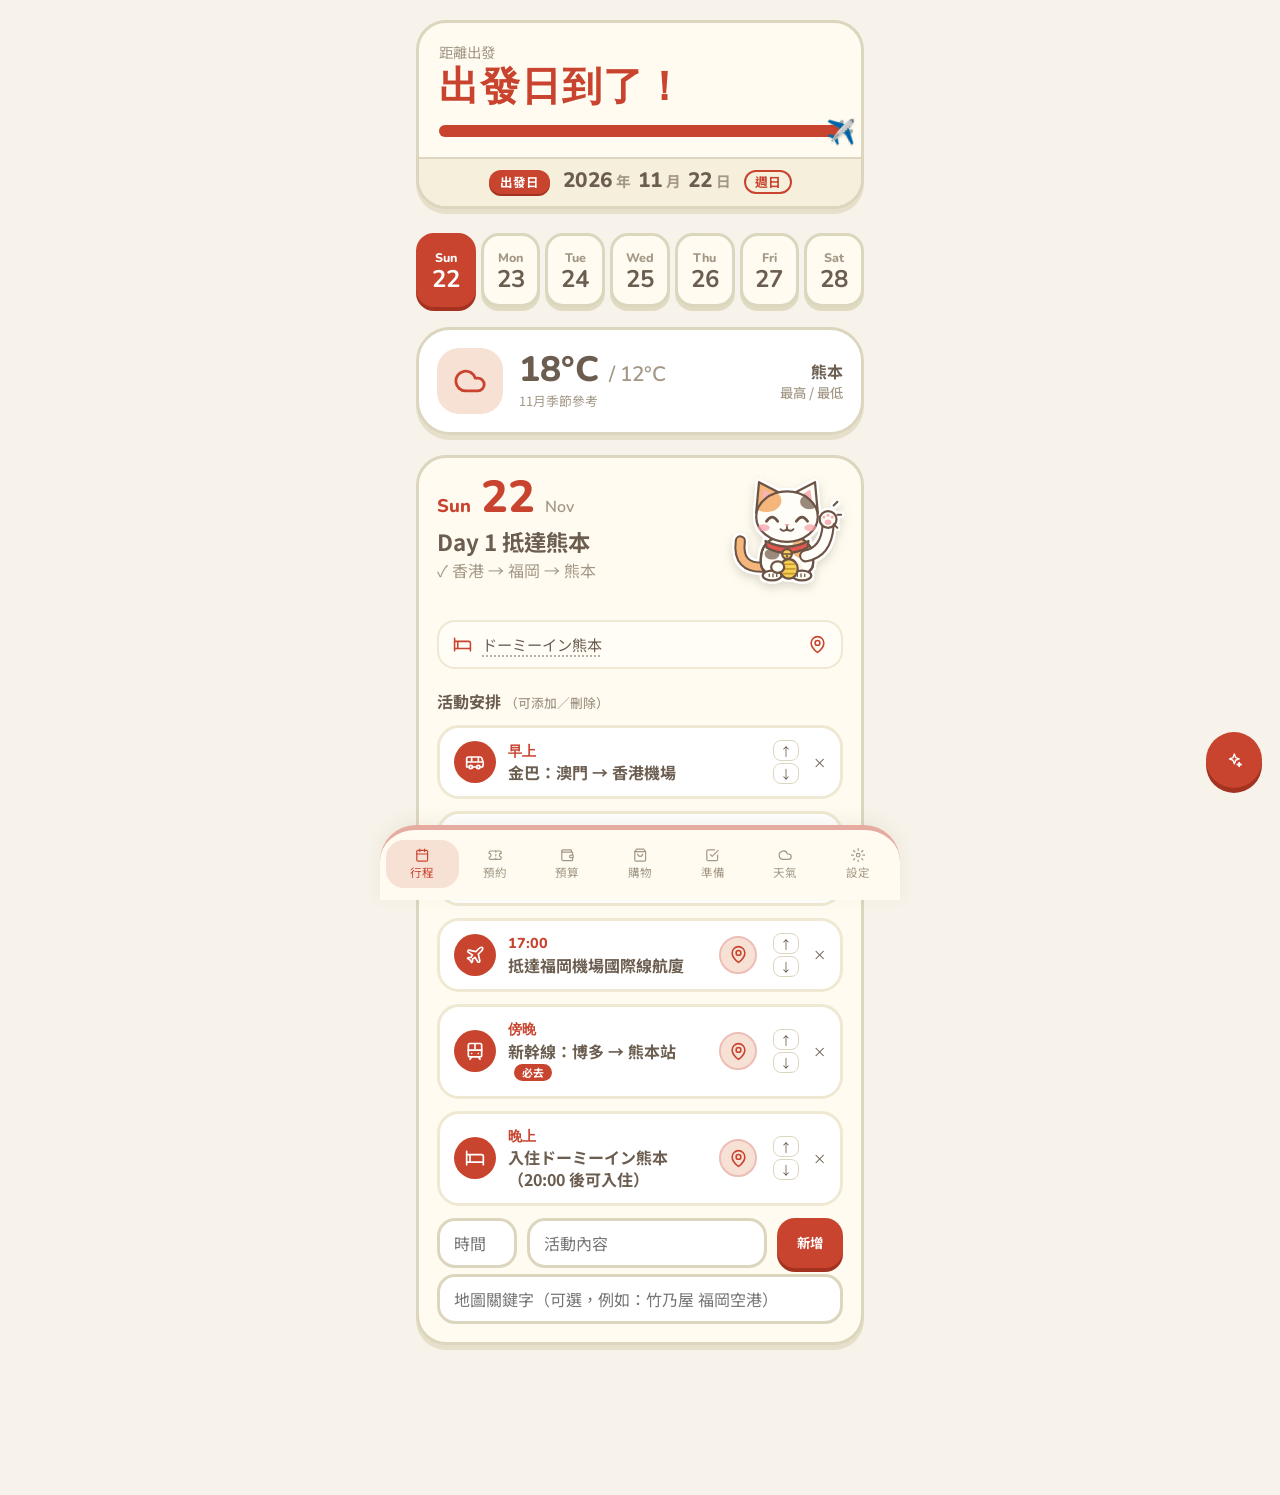
<file: index-v1-backup.html>
<!DOCTYPE html>
<html lang="zh-Hant">
<head>
<meta charset="UTF-8">
<meta name="viewport" content="width=device-width, initial-scale=1.0, viewport-fit=cover">
<title>九州小旅｜11/22–11/28</title>
<link rel="preconnect" href="https://fonts.googleapis.com">
<link rel="preconnect" href="https://fonts.gstatic.com" crossorigin>
<link href="https://fonts.googleapis.com/css2?family=Nunito:wght@600;800&family=Noto+Sans+TC:wght@400;500;700&display=swap" rel="stylesheet">
<style>
:root {
  --bg: #F7F3EA;
  --card: #FFFBF0;
  --line: #DDD6BF;
  --ink: #6B5D4F;
  --soft: #A39886;
  --pri: #E89F9F;
  --pri-d: #CE8080;
  --tint: #FBEBE5;
  --r: 30px;
}
* { box-sizing: border-box; margin: 0; padding: 0; -webkit-tap-highlight-color: transparent; }
html { font-size: 16px; }
body {
  font-family: 'Noto Sans TC', 'Nunito', sans-serif;
  background: var(--bg);
  color: var(--ink);
  line-height: 1.5;
  min-height: 100vh;
}
button { font-family: inherit; color: inherit; cursor: pointer; border: none; background: none; }
svg.ic { width: 1.25em; height: 1.25em; fill: none; stroke: currentColor; stroke-width: 2; stroke-linecap: round; stroke-linejoin: round; flex: none; }

main { max-width: 480px; margin: 0 auto; padding: 20px 16px 130px; }
.view { display: none; }
.view.active { display: block; animation: pop .35s ease; }
@keyframes pop { from { opacity: 0; transform: translateY(8px); } to { opacity: 1; transform: none; } }

h1.page { font-size: 1.7rem; font-weight: 700; }
.page-sub { color: var(--soft); font-size: .92rem; margin-bottom: 18px; }
.page-head { position: relative; margin-bottom: 8px; }
.page-head .sticker { position: absolute; right: 0; top: -6px; }

/* cards: thick beige border + offset shadow, like the reference */
.card {
  background: var(--card);
  border: 3px solid var(--line);
  border-radius: var(--r);
  box-shadow: 0 5px 0 #E6E0CB;
  padding: 18px;
  margin-bottom: 20px;
  position: relative;
}

/* countdown */
.count { padding: 0; overflow: hidden; }
.count-top { padding: 18px 20px 20px; }
.count-label { font-size: .9rem; color: var(--soft); }
.count-time { font-family: 'Nunito', sans-serif; font-weight: 800; font-size: 2.5rem; color: var(--pri); line-height: 1.2; letter-spacing: 1px; }
.count-time .u { font-size: 1.15rem; font-weight: 700; color: var(--ink); margin: 0 6px 0 3px; letter-spacing: 0; }
.count-time .c { font-weight: 700; opacity: .6; }
.track { height: 12px; background: #E8E3CF; border-radius: 99px; margin-top: 14px; position: relative; }
.bar { height: 100%; width: 0; background: var(--pri); border-radius: 99px; transition: width .6s ease; }
.plane { position: absolute; top: -13px; transform: translateX(-50%); font-size: 1.5rem; transition: left .6s ease; filter: drop-shadow(0 2px 0 rgba(0,0,0,.08)); }
.count-foot { display: flex; align-items: baseline; justify-content: center; gap: 3px; padding: 11px 10px 12px; background: #F6EFDC; border-top: 2px solid var(--line); }
.count-foot b { font-family: 'Nunito', sans-serif; font-weight: 800; font-size: 1.3rem; color: var(--ink); letter-spacing: .5px; line-height: 1; }
.count-foot i { font-style: normal; font-weight: 700; font-size: .92rem; color: var(--soft); margin-right: 4px; }
.count-foot .ft-lab { align-self: center; background: var(--pri); color: #fff; font-weight: 700; font-size: .78rem; padding: 3px 11px; border-radius: 99px; margin-right: 10px; letter-spacing: 1px; box-shadow: 0 2px 0 var(--pri-d); }
.count-foot .ft-dow { align-self: center; font-weight: 700; font-size: .8rem; color: var(--pri); border: 2px solid var(--pri); padding: 0 9px; border-radius: 99px; margin-left: 6px; }

/* day chips */
.chips { display: flex; gap: 5px; overflow-x: auto; padding: 4px 4px 14px; margin: 0 -4px 6px; scrollbar-width: none; }
.chips::-webkit-scrollbar { display: none; }
.chip {
  flex: 1 1 0; min-width: 0; height: 74px; border-radius: 18px;
  border: 3px solid var(--line); background: var(--card);
  box-shadow: 0 4px 0 #E1DAC2;
  font-family: 'Nunito', sans-serif; display: flex; flex-direction: column; align-items: center; justify-content: center;
  color: var(--soft); font-weight: 800; transition: transform .15s;
}
.chip small { font-size: .78rem; font-weight: 800; }
.chip b { font-size: 1.5rem; line-height: 1.1; color: var(--ink); }
.chip.active { background: var(--pri); border-color: var(--pri); box-shadow: 0 4px 0 var(--pri-d); color: #fff; }
.chip.active b { color: #fff; }
.chip:active { transform: translateY(3px); box-shadow: 0 1px 0 var(--pri-d); }

/* weather */
.weather { display: flex; align-items: center; gap: 16px; border-radius: 34px; background: #fff; }
.w-ic { width: 66px; height: 66px; border-radius: 22px; background: var(--tint); color: var(--pri); display: grid; place-items: center; flex: none; }
.w-ic svg { width: 34px; height: 34px; }
.w-temp { font-family: 'Nunito', sans-serif; font-weight: 800; font-size: 2.2rem; line-height: 1; }
.w-temp i { font-style: normal; font-size: 1.3rem; color: var(--soft); font-weight: 600; }
.w-note { font-size: .8rem; color: var(--soft); margin-top: 4px; }
.w-right { margin-left: auto; text-align: right; font-weight: 700; }
.w-right small { display: block; color: var(--soft); font-weight: 500; }

/* day card */
.day-head { display: flex; justify-content: space-between; gap: 6px; min-height: 130px; }
.day-date { display: flex; align-items: baseline; gap: 10px; color: var(--pri); font-family: 'Nunito', sans-serif; font-weight: 800; }
.day-date .dow { font-size: 1.15rem; }
.day-date .num { font-size: 2.8rem; line-height: 1; }
.day-date .mon { font-size: 1rem; color: var(--soft); font-weight: 600; }
.day-title { font-size: 1.4rem; font-weight: 700; margin-top: 6px; line-height: 1.3; text-wrap: balance; }
.day-head > div:first-child { min-width: 0; flex: 1; }
.day-route { color: var(--soft); margin-top: 2px; }
.hotel {
  display: flex; align-items: center; gap: 10px; margin: 14px 0 20px;
  padding: 11px 14px; border-radius: 18px; border: 2px solid #EFE8D2; background: #FFFDF6;
  font-size: .95rem;
}
.hotel svg { color: var(--pri); }
.hotel span { text-decoration: underline dotted var(--soft); text-underline-offset: 4px; }
.sec-title { font-weight: 700; color: var(--ink); margin-bottom: 12px; }

.act {
  display: flex; align-items: center; gap: 12px;
  background: #fff; border: 3px solid #EFE8D2; border-radius: 22px;
  padding: 12px 14px; margin-bottom: 12px;
}
.act .dot { width: 42px; height: 42px; border-radius: 50%; background: var(--pri); color: #fff; display: grid; place-items: center; flex: none; }
.act .dot svg { width: 20px; height: 20px; }
.act .tm { font-family: 'Nunito', sans-serif; font-weight: 800; font-size: .9rem; color: var(--pri); }
.act .tx { font-weight: 700; line-height: 1.35; }
.must { display: inline-block; background: var(--pri); color: #fff; font-size: .68rem; padding: 1px 8px; border-radius: 99px; margin-left: 6px; vertical-align: 2px; font-weight: 700; }
.opt { display: inline-block; font-size: .72rem; padding: 1px 9px; border-radius: 99px; border: 2px solid var(--pri); color: var(--pri); font-weight: 700; }
.act.b .dot { background: #8FBFA6; }

/* boarding pass */
.pass { padding: 0; overflow: hidden; border-radius: 34px; }
.pass-top { background: var(--pri); color: #fff; padding: 18px 22px 20px; }
.pass-top .lbl { font-size: .78rem; letter-spacing: 2px; opacity: .85; font-family: 'Nunito', sans-serif; font-weight: 600; }
.pass-top .rt { font-size: 1.15rem; font-weight: 700; margin-bottom: 14px; }
.pass-main { display: flex; align-items: center; justify-content: space-between; }
.pass-main .code { font-family: 'Nunito', sans-serif; font-weight: 800; font-size: 2.4rem; line-height: 1; }
.pass-main small { display: block; font-size: .82rem; opacity: .85; margin-top: 6px; }
.pass-main .tm { font-weight: 700; font-size: 1.15rem; }
.pass-main .mid { opacity: .9; }
.pass-main .mid svg { width: 34px; height: 34px; transform: rotate(45deg); }
.pass-foot { display: flex; justify-content: space-between; padding: 14px 22px 16px; font-size: .85rem; color: var(--soft); }
.pass-foot b { display: block; font-size: 1.05rem; color: var(--ink); font-family: 'Nunito', sans-serif; }
.pass-note { padding: 0 22px 14px; font-size: .82rem; color: var(--soft); }

.stay-name { font-weight: 700; font-size: 1.05rem; padding-right: 8px; }
.stay-date { color: var(--pri); font-weight: 700; margin-top: 6px; font-size: .95rem; }
.stay-meta { color: var(--soft); font-size: .88rem; margin-top: 4px; }
.pill-count { display: inline-block; background: #F7EBC6; border: 2px solid #F0DFA6; border-radius: 99px; padding: 0 12px; font-size: .9rem; margin-left: 8px; font-weight: 700; }
.sec-h { display: flex; align-items: center; gap: 8px; font-weight: 700; color: var(--soft); margin: 4px 2px 14px; font-size: 1.05rem; }
.sec-h svg { color: var(--pri); }

/* todo */
.todo { display: flex; align-items: center; gap: 12px; padding: 12px 2px; border-bottom: 2px dashed #E6DFC8; }
.todo:last-of-type { border-bottom: none; }
.todo input { appearance: none; width: 26px; height: 26px; border-radius: 9px; border: 3px solid var(--line); background: #fff; flex: none; display: grid; place-items: center; cursor: pointer; }
.todo input:checked { background: var(--pri); border-color: var(--pri); }
.todo input:checked::after { content: '✓'; color: #fff; font-weight: 800; font-size: .9rem; }
.todo label { flex: 1; }
.todo.done label { text-decoration: line-through; opacity: .5; }
.todo .del { color: var(--soft); opacity: .7; padding: 4px 8px; font-size: 1.1rem; }
.add-row { display: flex; gap: 10px; margin-top: 14px; }
.add-row input { flex: 1; min-width: 0; border: 3px solid var(--line); background: #fff; border-radius: 18px; padding: 10px 14px; font: inherit; color: var(--ink); outline: none; }
.add-row input:focus { border-color: var(--pri); }
.btn { background: var(--pri); color: #fff; font-weight: 700; padding: 10px 20px; border-radius: 18px; box-shadow: 0 4px 0 var(--pri-d); }
.btn:active { transform: translateY(3px); box-shadow: 0 1px 0 var(--pri-d); }

/* weather grid */
.wgrid { display: grid; gap: 16px; grid-template-columns: 1fr 1fr; }
.wgrid .card { margin: 0; padding: 16px; box-shadow: 0 4px 0 #E6E0CB; }
.wgrid h3 { font-size: 1.1rem; }
.wgrid .d { color: var(--pri); font-weight: 700; font-size: .85rem; font-family: 'Nunito', sans-serif; }
.wgrid .t { font-family: 'Nunito', sans-serif; font-weight: 800; font-size: 1.6rem; margin: 8px 0 2px; }
.wgrid p { font-size: .82rem; color: var(--soft); }
.hint { text-align: center; color: var(--soft); font-size: .85rem; margin-top: 22px; }

/* settings */
.set-h { display: flex; align-items: center; gap: 12px; margin-bottom: 14px; }
.set-h .ci { width: 46px; height: 46px; border-radius: 50%; background: var(--tint); color: var(--pri); display: grid; place-items: center; }
.set-h b { display: block; font-size: 1.05rem; }
.set-h small { color: var(--soft); }
.swatches { display: flex; gap: 6px; justify-content: space-between; }
.sw { width: 38px; height: 38px; border-radius: 13px; border: 3px solid transparent; flex: none; }
.sw.on { outline: 3px solid var(--ink); outline-offset: 2px; }
input[type=range] { width: 100%; accent-color: var(--pri); }
.toggle { margin-left: auto; width: 54px; height: 30px; border-radius: 99px; background: #DDD; position: relative; transition: .2s; flex: none; }
.toggle::after { content: ''; position: absolute; top: 3px; left: 3px; width: 24px; height: 24px; border-radius: 50%; background: #fff; box-shadow: 0 1px 3px rgba(0,0,0,.2); transition: .2s; }
.toggle.on { background: var(--pri); }
.toggle.on::after { left: 27px; }

/* stickers: white outline like die-cut stickers */
.sticker { display: block; filter: drop-shadow(2px 0 0 #fff) drop-shadow(-2px 0 0 #fff) drop-shadow(0 2px 0 #fff) drop-shadow(0 -2px 0 #fff) drop-shadow(0 4px 5px rgba(80,60,40,.18)); }
.sticker svg { width: 100%; height: 100%; display: block; }
.bob { animation: bob 4s ease-in-out infinite; }
@keyframes bob { 0%,100% { transform: translateY(0) rotate(-1deg); } 50% { transform: translateY(-5px) rotate(1.5deg); } }
.corner { position: absolute; right: 10px; bottom: -34px; width: 84px; height: 84px; z-index: 2; pointer-events: none; }

/* bottom nav */
nav {
  position: fixed; left: 0; right: 0; bottom: 0; z-index: 50;
  max-width: 520px; margin: 0 auto;
  background: var(--card);
  border-radius: 36px 36px 0 0;
  border-top: 5px solid color-mix(in srgb, var(--pri) 45%, white);
  box-shadow: 0 -4px 18px rgba(120,100,70,.08);
  display: flex; justify-content: space-around;
  padding: 10px 6px calc(12px + env(safe-area-inset-bottom));
}
nav button { display: flex; flex-direction: column; align-items: center; gap: 2px; padding: 8px 0; border-radius: 18px; color: var(--soft); font-size: .72rem; flex: 1; min-width: 0; }
nav button svg { width: 23px; height: 23px; }
nav button.active { color: var(--pri); background: var(--tint); }
.fab {
  position: fixed; right: 18px; bottom: 112px; z-index: 60;
  width: 56px; height: 56px; border-radius: 50%; background: var(--pri); color: #fff;
  box-shadow: 0 5px 0 var(--pri-d); display: grid; place-items: center;
}
.fab:active { transform: translateY(3px); box-shadow: 0 2px 0 var(--pri-d); }

/* petals */
#petals { position: fixed; inset: 0; pointer-events: none; z-index: 40; overflow: hidden; }
.petal { position: absolute; top: -20px; background: #FFC9D3; border-radius: 80% 0 80% 0; opacity: .85; animation: fall linear infinite; }
@keyframes fall {
  0% { transform: translate3d(0,-20px,0) rotate(0deg); }
  50% { transform: translate3d(40px,55vh,0) rotate(180deg); }
  100% { transform: translate3d(-20px,110vh,0) rotate(360deg); }
}
.leaf { position: absolute; top: -34px; opacity: .92; animation: fallLeaf linear infinite; filter: drop-shadow(0 1px 0 rgba(90,40,10,.18)); }
.leaf svg { width: 100%; height: 100%; display: block; }
@keyframes fallLeaf {
  0% { transform: translate3d(0,-30px,0) rotate(0deg); }
  25% { transform: translate3d(34px,27vh,0) rotate(95deg); }
  50% { transform: translate3d(-22px,55vh,0) rotate(200deg); }
  75% { transform: translate3d(38px,84vh,0) rotate(290deg); }
  100% { transform: translate3d(-8px,112vh,0) rotate(380deg); }
}
.fx-grid { display: grid; grid-template-columns: repeat(3, 1fr); gap: 12px; }
.fx { background: #fff; border: 3px solid var(--line); border-radius: 20px; padding: 14px 4px 12px; display: flex; flex-direction: column; align-items: center; gap: 6px; font-weight: 700; }
.fx span { font-size: 1.6rem; line-height: 1; }
.fx.on { border-color: var(--pri); background: #FBF2DF; color: var(--pri); }

[hidden] { display: none !important; }
input[type=number]::-webkit-outer-spin-button, input[type=number]::-webkit-inner-spin-button { -webkit-appearance: none; margin: 0; }
input[type=number] { -moz-appearance: textfield; }
/* google map buttons */
.map { margin-left: auto; flex: none; width: 38px; height: 38px; border-radius: 50%; display: grid; place-items: center; background: var(--tint); color: var(--pri); border: 2px solid color-mix(in srgb, var(--pri) 35%, white); text-decoration: none; }
.map:active { transform: scale(.9); }
.map svg { width: 19px; height: 19px; }
a.hotel { text-decoration: none; color: inherit; }
a.hotel svg:last-child { margin-left: auto; }
.maplink { display: inline-flex; align-items: center; gap: 6px; margin-top: 10px; color: var(--pri); font-weight: 700; font-size: .85rem; text-decoration: none; border: 2px solid color-mix(in srgb, var(--pri) 40%, white); border-radius: 99px; padding: 3px 12px 3px 9px; background: var(--tint); }
.maplink svg { width: 16px; height: 16px; }

/* budget */
.bud-head { display: flex; align-items: center; justify-content: space-between; gap: 6px; margin-bottom: 18px; }
.ghost { display: inline-flex; align-items: center; gap: 6px; background: #fff; border: 3px solid var(--line); box-shadow: 0 4px 0 #E1DAC2; border-radius: 99px; padding: 9px 14px; font-weight: 700; color: var(--pri); font-size: .9rem; white-space: nowrap; }
.ghost:active { transform: translateY(3px); box-shadow: 0 1px 0 #E1DAC2; }
.fld { border: 3px solid var(--line); background: #fff; border-radius: 18px; padding: 10px 12px; font: inherit; color: var(--ink); outline: none; min-width: 0; }
.fld:focus { border-color: var(--pri); }
.rate-top { display: flex; align-items: center; justify-content: space-between; font-weight: 700; margin-bottom: 12px; gap: 8px; }
.rate-top label { display: flex; align-items: center; gap: 6px; color: var(--soft); font-weight: 600; font-size: .85rem; }
.rate-top button { color: var(--pri); font-weight: 700; font-size: .85rem; text-decoration: underline dotted; text-underline-offset: 4px; }
#rateIn { width: 88px; padding: 4px 6px; border-radius: 12px; text-align: center; font-family: 'Nunito', sans-serif; font-weight: 800; }
.rate-row { display: flex; align-items: center; gap: 8px; }
.rate-row .fld { flex: 1; width: 0; text-align: center; font-family: 'Nunito', sans-serif; font-weight: 800; font-size: 1.15rem; }
.rate-row .fld.out { background: #FFF6E2; border-color: color-mix(in srgb, var(--pri) 45%, white); }
.rate-row .cur { font-weight: 800; font-size: .78rem; color: var(--soft); font-family: 'Nunito', sans-serif; }
.rate-row .arr { color: var(--pri); font-weight: 800; }
.rate-note { font-size: .78rem; color: var(--soft); margin-top: 10px; }
.sum { background: var(--pri); border-color: color-mix(in srgb, var(--pri) 80%, #000 6%); box-shadow: 0 7px 0 var(--pri-d); color: #fff; padding: 20px 22px; }
.sum.over { background: #D2574B; }
.sum .row { display: flex; justify-content: space-between; align-items: flex-end; }
.sum .lab { font-size: .85rem; opacity: .9; }
.sum .big { font-family: 'Nunito', sans-serif; font-weight: 800; font-size: 2.1rem; line-height: 1.15; }
.sum .track { background: rgba(255,255,255,.35); margin: 14px 0 16px; }
.sum .bar { background: #fff; }
.sum .left { display: flex; justify-content: space-between; align-items: center; font-weight: 700; }
.sum .left b { font-family: 'Nunito', sans-serif; font-size: 1.5rem; }
.cat-row, .exp { display: flex; align-items: center; gap: 12px; padding: 9px 0; }
.cat-ic { width: 42px; height: 42px; border-radius: 50%; background: var(--tint); color: var(--pri); display: grid; place-items: center; flex: none; }
.cat-ic svg { width: 20px; height: 20px; }
.cat-main { flex: 1; min-width: 0; }
.cat-top { display: flex; justify-content: space-between; font-size: .92rem; }
.cat-top span { color: var(--soft); font-family: 'Nunito', sans-serif; font-weight: 700; }
.cat-bar { height: 8px; background: #EEE8D4; border-radius: 99px; margin-top: 6px; overflow: hidden; }
.cat-bar i { display: block; height: 100%; background: var(--pri); border-radius: 99px; }
.exp-head { display: flex; align-items: center; gap: 10px; margin: 4px 2px 14px; }
.exp-head b { font-size: 1.05rem; margin-right: auto; }
.exp-head .fld { padding: 6px 10px; border-radius: 14px; font-size: .88rem; }
.btn.sm { padding: 7px 14px; border-radius: 14px; font-size: .88rem; box-shadow: 0 3px 0 var(--pri-d); }
.form-grid { display: grid; grid-template-columns: 1fr 1fr; gap: 10px; }
.form-grid .fld:first-child { grid-column: 1 / -1; }
.exp { border-bottom: 2px dashed #E6DFC8; }
.exp:last-child { border-bottom: none; }
.exp-m { flex: 1; min-width: 0; }
.exp-n { font-weight: 700; overflow: hidden; text-overflow: ellipsis; white-space: nowrap; }
.exp-s { font-size: .8rem; color: var(--soft); }
.exp-a { text-align: right; }
.exp-a b { display: block; font-family: 'Nunito', sans-serif; font-weight: 800; }
.exp-a small { color: var(--soft); font-size: .78rem; }
.exp .del { color: var(--soft); opacity: .7; padding: 4px 6px; font-size: 1.1rem; }
.empty { text-align: center; color: var(--soft); font-size: .9rem; padding: 10px 0; }
.theme-name { margin-top: 14px; color: var(--soft); font-size: .88rem; }

/* shopping list */
.stats { display: grid; grid-template-columns: 1fr 1fr; gap: 14px; margin-bottom: 22px; }
.stat { display: flex; align-items: center; justify-content: space-between; padding: 14px 8px 14px 16px; margin: 0; overflow: hidden; }
.stat .num { font-family: 'Nunito', sans-serif; font-weight: 800; font-size: 2.4rem; line-height: 1; }
.stat .lab { color: var(--soft); margin-top: 6px; font-size: .88rem; white-space: nowrap; }
.stat .fig { width: 94px; height: 94px; flex: none; margin: -4px -6px -4px 0; }
.sh-head { display: flex; align-items: center; justify-content: space-between; margin: 0 2px 14px; }
.sh-head b { font-size: 1.05rem; }
.shop-item { display: flex; align-items: center; gap: 12px; padding: 14px; margin-bottom: 16px; }
.chk { appearance: none; width: 26px; height: 26px; border-radius: 9px; border: 3px solid var(--ink); background: #fff; flex: none; display: grid; place-items: center; cursor: pointer; opacity: .85; }
.chk:checked { background: var(--pri); border-color: var(--pri); opacity: 1; }
.chk:checked::after { content: '✓'; color: #fff; font-weight: 800; font-size: .9rem; }
.thumb { width: 66px; height: 66px; border-radius: 16px; object-fit: cover; flex: none; border: 2px solid #EFE8D2; background: #fff; }
.si-main { flex: 1; min-width: 0; }
.si-name { font-weight: 700; font-size: 1.05rem; line-height: 1.3; word-break: break-word; }
.si-note { color: var(--soft); font-size: .86rem; margin-top: 3px; word-break: break-word; }
.tags { display: flex; flex-wrap: wrap; gap: 6px; margin-top: 6px; }
.tag { font-size: .74rem; font-weight: 700; padding: 1px 10px; border-radius: 99px; border: 2px solid var(--ink); background: #fff; }
.tag.p0 { border-color: #F0DFA6; background: #FBF0CC; color: #B8913A; }
.tag.p1 { border-color: color-mix(in srgb, var(--pri) 55%, white); background: var(--tint); color: var(--pri); }
.shop-item.done .si-name { text-decoration: line-through; opacity: .55; }
.shop-item.done .thumb { opacity: .55; }
.shop-item .del { color: var(--soft); opacity: .7; padding: 4px 6px; font-size: 1.2rem; align-self: flex-start; }
.photo-pick { display: flex; align-items: center; gap: 10px; margin-top: 10px; font-size: .88rem; color: var(--soft); }
.photo-pick label { display: inline-flex; align-items: center; gap: 6px; border: 3px dashed var(--line); border-radius: 16px; padding: 8px 14px; color: var(--pri); font-weight: 700; cursor: pointer; }
.photo-pick img { width: 44px; height: 44px; border-radius: 12px; object-fit: cover; }
@media (prefers-reduced-motion: reduce) { .petal, .leaf, .bob, .view.active { animation: none !important; } }
</style>
</head>
<body>
<div id="petals"></div>

<main>
  <!-- 行程 -->
  <section class="view active" id="v-trip">
    <div class="card count">
      <div class="count-top">
        <div class="count-label">距離出發</div>
        <div class="count-time" id="cd">-- <span class="u">天</span>00<span class="c"> : </span>00<span class="c"> : </span>00</div>
        <div class="track"><div class="bar" id="bar"></div><div class="plane" id="plane">✈️</div></div>
      </div>
      <div class="count-foot"><span class="ft-lab">出發日</span><b>2026</b><i>年</i><b>11</b><i>月</i><b>22</b><i>日</i><span class="ft-dow">週日</span></div>
    </div>

    <div class="chips" id="chips"></div>
    <div class="card weather" id="weather"></div>
    <div class="card" id="dayCard"></div>
  </section>

  <!-- 預約 -->
  <section class="view" id="v-book">
    <div class="page-head">
      <h1 class="page">預約管理</h1>
      <div class="page-sub">機票、住宿</div>
      <div class="sticker bob" style="width:132px;height:84px;top:-14px;" id="stk-top"></div>
    </div>

    <div class="sec-h"><svg class="ic" viewBox="0 0 24 24" id="ic-plane1"></svg>機票<span class="pill-count">2</span></div>

    <div class="card pass">
      <div class="pass-top">
        <div class="lbl">BOARDING PASS</div>
        <div class="rt">香港 → 福岡</div>
        <div class="pass-main">
          <div><div class="code">HKG</div><small>出發</small><div class="tm">12:55</div></div>
          <div class="mid"><svg class="ic" viewBox="0 0 24 24" id="ic-plane2"></svg></div>
          <div style="text-align:right"><div class="code">FUK</div><small>抵達</small><div class="tm">17:00</div></div>
        </div>
      </div>
      <div class="pass-foot"><div>航班編號<b>UO638</b></div><div style="text-align:right">日期<b>2026/11/22 週日</b></div></div>
      <div class="pass-note">香港國際機場 客運大樓 2 → 福岡國際機場 國際線航廈</div>
    </div>

    <div class="card pass">
      <div class="pass-top">
        <div class="lbl">BOARDING PASS</div>
        <div class="rt">福岡 → 香港</div>
        <div class="pass-main">
          <div><div class="code">FUK</div><small>出發</small><div class="tm">12:50</div></div>
          <div class="mid"><svg class="ic" viewBox="0 0 24 24" id="ic-plane3"></svg></div>
          <div style="text-align:right"><div class="code">HKG</div><small>抵達</small><div class="tm">15:50</div></div>
        </div>
      </div>
      <div class="pass-foot"><div>航班編號<b>UO601</b></div><div style="text-align:right">日期<b>2026/11/28 週六</b></div></div>
      <div class="pass-note">福岡國際機場 → 香港國際機場</div>
    </div>

    <div class="sec-h" style="margin-top:34px"><svg class="ic" viewBox="0 0 24 24" id="ic-bed1"></svg>住宿<span class="pill-count">3</span></div>

    <div class="card">
      <div class="stay-name">天然温泉 六花の湯 ドーミーイン熊本</div>
      <div class="stay-date">11/22（入住 20:00 後）– 11/24（退房 11:00）</div>
      <div class="stay-meta">方便黑川日歸早班巴士</div>
      <a class="maplink" href="https://www.google.com/maps/search/?api=1&query=%E3%83%89%E3%83%BC%E3%83%9F%E3%83%BC%E3%82%A4%E3%83%B3%E7%86%8A%E6%9C%AC" target="_blank" rel="noopener"><svg class="ic" viewBox="0 0 24 24"><path d="M20 10c0 6-8 12-8 12S4 16 4 10a8 8 0 1 1 16 0z"/><circle cx="12" cy="10" r="3"/></svg>Google 地圖</a>
    </div>
    <div class="card">
      <div class="stay-name">天然温泉 鶴港の湯 ドーミーイン PREMIUM 長崎駅前</div>
      <div class="stay-date">11/24（入住 15:00 後）– 11/26（退房 11:00 前）</div>
      <div class="stay-meta">2 晚 · 標準雙人房 · 含早餐 · 長崎站前，方便軍艦島碼頭</div>
      <a class="maplink" href="https://www.google.com/maps/search/?api=1&query=%E3%83%89%E3%83%BC%E3%83%9F%E3%83%BC%E3%82%A4%E3%83%B3%20PREMIUM%20%E9%95%B7%E5%B4%8E%E9%A7%85%E5%89%8D" target="_blank" rel="noopener"><svg class="ic" viewBox="0 0 24 24"><path d="M20 10c0 6-8 12-8 12S4 16 4 10a8 8 0 1 1 16 0z"/><circle cx="12" cy="10" r="3"/></svg>Google 地圖</a>
    </div>
    <div class="card">
      <div class="stay-name">西鉄ホテル クルーム博多</div>
      <div class="stay-date">11/26（15:00 入住）– 11/28（11:00 前退房）</div>
      <div class="stay-meta">博多駅前 1-17-6 · 單人房禁煙 · 天然温泉博多駅前の湯 · 方便市內散策同機場</div>
      <a class="maplink" href="https://www.google.com/maps/search/?api=1&query=%E8%A5%BF%E9%89%84%E3%83%9B%E3%83%86%E3%83%AB%20%E3%82%AF%E3%83%AB%E3%83%BC%E3%83%A0%E5%8D%9A%E5%A4%9A" target="_blank" rel="noopener"><svg class="ic" viewBox="0 0 24 24"><path d="M20 10c0 6-8 12-8 12S4 16 4 10a8 8 0 1 1 16 0z"/><circle cx="12" cy="10" r="3"/></svg>Google 地圖</a>
      <div class="sticker bob corner" id="stk-bowl"></div>
    </div>
    <p class="hint">黑川為日歸，無需過夜</p>
  </section>

  <!-- 預算 -->
  <section class="view" id="v-budget">
    <div class="bud-head">
      <div><h1 class="page">旅行預算</h1><div class="page-sub" style="margin:0">追蹤支出與預算</div></div>
      <div class="sticker bob" style="width:88px;height:88px;flex:none" id="stk-bud"></div>
      <button class="ghost" id="setBudBtn"><svg class="ic" viewBox="0 0 24 24" data-i="gear"></svg>設置預算</button>
    </div>

    <div class="card" id="budPanel" hidden>
      <div class="sec-title">總預算（HKD）</div>
      <div class="add-row" style="margin-top:0"><input class="fld" id="budIn" type="number" inputmode="decimal" placeholder="例如 20000" style="flex:1"><button class="btn" id="budSave">儲存</button></div>
    </div>

    <div class="card">
      <div class="rate-top"><span>匯率計算機</span><label>1 JPY ≈ <input class="fld" id="rateIn" type="number" step="0.0001" inputmode="decimal"> HKD</label></div>
      <div class="rate-row">
        <input class="fld" id="jpy" type="number" inputmode="decimal" placeholder="0"><span class="cur">JPY</span>
        <span class="arr">⇄</span>
        <input class="fld out" id="hkd" type="number" inputmode="decimal" placeholder="0"><span class="cur">HKD</span>
      </div>
      <div class="rate-note"><button id="rateUpd" style="color:var(--pri);font-weight:700;text-decoration:underline dotted;text-underline-offset:4px">更新匯率</button> <span id="rateNote">匯率可手動修改</span></div>
    </div>

    <div class="card sum" id="sumCard">
      <div class="row">
        <div><div class="lab">總預算</div><div class="big" id="sumTotal">$0</div></div>
        <div style="text-align:right"><div class="lab">已花費 (HKD)</div><div class="big" id="sumSpent">$0</div></div>
      </div>
      <div class="track"><div class="bar" id="sumBar"></div></div>
      <div class="left"><span id="sumLeftLab">剩餘額度</span><b id="sumLeft">—</b></div>
    </div>

    <div class="card"><div class="sec-title">分類支出</div><div id="catList"></div></div>

    <div class="exp-head"><b>支出記錄</b><select class="fld" id="expFilter"></select><button class="btn sm" id="expToggle">＋ 新增</button></div>
    <div class="card" id="expPanel" hidden>
      <div class="form-grid">
        <input class="fld" id="expName" placeholder="項目（例如 一蘭拉麵）" maxlength="30">
        <input class="fld" id="expAmt" type="number" inputmode="decimal" placeholder="金額">
        <select class="fld" id="expCur"><option>JPY</option><option>HKD</option></select>
        <select class="fld" id="expCat"></select>
      </div>
      <button class="btn" id="expAdd" style="width:100%;margin-top:12px">加入記錄</button>
    </div>
    <div class="card" id="expList"></div>
  </section>

  <!-- 購物 -->
  <section class="view" id="v-shop">
    <div class="bud-head">
      <div><h1 class="page">購物清單</h1><div class="page-sub" style="margin:0">記錄想買的東西</div></div>
      <div class="sticker bob" style="width:104px;height:104px;flex:none" id="stk-shop"></div>
      <button class="btn" id="spToggle">＋ 新增</button>
    </div>

    <div class="stats">
      <div class="card stat"><div><div class="num" id="spTodo">0</div><div class="lab">待購買</div></div><div id="pgirl" class="sticker fig"></div></div>
      <div class="card stat"><div><div class="num" id="spDone">0</div><div class="lab">已購買</div></div><div id="pboy" class="sticker fig"></div></div>
    </div>

    <div class="card" id="spPanel" hidden>
      <div class="form-grid">
        <input class="fld" id="spName" placeholder="想買咩？（例如 保暖襪）" maxlength="40">
        <input class="fld" id="spNote" placeholder="備註／邊度買（例如 Donki）" maxlength="40" style="grid-column:1/-1">
        <select class="fld" id="spCat"></select>
        <select class="fld" id="spPri"><option value="0">一般</option><option value="1">重要</option></select>
      </div>
      <div class="photo-pick"><label for="spImg">📷 加相</label><input type="file" id="spImg" accept="image/*" hidden><img id="spPrev" alt="" hidden><span id="spImgNote">可選，會自動縮細</span></div>
      <button class="btn" id="spAdd" style="width:100%;margin-top:14px">加入清單</button>
    </div>

    <div class="sh-head"><b>待購買</b><select class="fld" id="spFilter" style="padding:6px 10px;border-radius:14px;font-size:.88rem"></select></div>
    <div id="spList"></div>
    <div class="sh-head" style="margin-top:26px"><b>已購買</b></div>
    <div id="spDoneList"></div>
  </section>

  <!-- 準備 -->
  <section class="view" id="v-todo">
    <div class="page-head">
      <h1 class="page">出發前準備</h1>
      <div class="page-sub">一項一項打剔</div>
      <div class="sticker bob" style="width:96px;height:96px;top:-8px;" id="stk-todo"></div>
    </div>
    <div class="card">
      <div style="display:flex;justify-content:space-between;font-weight:700;margin-bottom:8px"><span>完成進度</span><span id="todoPct" style="color:var(--pri)">0%</span></div>
      <div class="track" style="margin:0 0 10px"><div class="bar" id="todoBar"></div></div>
      <div id="todoList"></div>
      <div class="add-row"><input id="todoNew" placeholder="新增自訂項目…" maxlength="40"><button class="btn" id="todoAdd">新增</button></div>
    </div>
  </section>

  <!-- 天氣 -->
  <section class="view" id="v-weather">
    <div class="page-head">
      <h1 class="page">天氣參考</h1>
      <div class="page-sub">秋末氣溫約數，出發前再查預報</div>
    </div>
    <div class="wgrid">
      <div class="card"><h3>熊本</h3><div class="d">11/22 – 11/24</div><div class="t">12–18°C</div><p>早晚較涼，帶薄外套</p></div>
      <div class="card"><h3>黑川溫泉</h3><div class="d">11/23 日歸</div><div class="t">8–15°C</div><p>山區較涼，溫泉後要保暖</p></div>
      <div class="card"><h3>長崎</h3><div class="d">11/24 – 11/26</div><div class="t">13–19°C</div><p>海邊風大，帶外套</p></div>
      <div class="card"><h3>福岡</h3><div class="d">11/26 – 11/28</div><div class="t">12–18°C</div><p>市區散策啱，留意早晚溫差</p></div>
    </div>
    <p class="hint">建議出發前十日再睇 Yahoo 天氣 / 氣象廳</p>
  </section>

  <!-- 設定 -->
  <section class="view" id="v-set">
    <div class="page-head"><h1 class="page">設定</h1><div class="page-sub">自己調一調個樣</div></div>
    <div class="card">
      <div class="set-h"><div class="ci"><svg class="ic" viewBox="0 0 24 24" id="ic-palette"></svg></div><div><b>主題顏色</b><small>選擇你喜歡的顏色</small></div></div>
      <div class="swatches" id="swatches"></div>
      <div class="theme-name" id="themeName"></div>
    </div>
    <div class="card">
      <div class="set-h"><div class="ci" style="font-weight:800;font-size:1.3rem">T</div><div><b>字體大小</b><small id="fsVal">16px</small></div></div>
      <input type="range" id="fs" min="14" max="20" value="16">
    </div>
    <div class="card">
      <div class="set-h"><div class="ci"><svg class="ic" viewBox="0 0 24 24" id="ic-spark"></svg></div><div><b>飄落特效</b><small>選擇背景動畫效果</small></div></div>
      <div class="fx-grid" id="fxGrid"></div>
    </div>
    <p class="hint">小小貓陪你去九州 🐾</p>
  </section>
</main>

<button class="fab" id="fab" aria-label="切換飄落特效"><svg class="ic" viewBox="0 0 24 24" id="ic-spark2"></svg></button>

<nav id="nav">
  <button data-v="v-trip" class="active"><svg class="ic" viewBox="0 0 24 24" data-i="cal"></svg>行程</button>
  <button data-v="v-book"><svg class="ic" viewBox="0 0 24 24" data-i="ticket"></svg>預約</button>
  <button data-v="v-budget"><svg class="ic" viewBox="0 0 24 24" data-i="wallet"></svg>預算</button>
  <button data-v="v-shop"><svg class="ic" viewBox="0 0 24 24" data-i="bag"></svg>購物</button>
  <button data-v="v-todo"><svg class="ic" viewBox="0 0 24 24" data-i="check"></svg>準備</button>
  <button data-v="v-weather"><svg class="ic" viewBox="0 0 24 24" data-i="cloud"></svg>天氣</button>
  <button data-v="v-set"><svg class="ic" viewBox="0 0 24 24" data-i="gear"></svg>設定</button>
</nav>

<script>
/* ---------- icons ---------- */
const IC = {
  pin: '<path d="M20 10c0 6-8 12-8 12S4 16 4 10a8 8 0 1 1 16 0z"/><circle cx="12" cy="10" r="3"/>',
  plane: '<path d="M17.8 19.2 16 11l3.5-3.5C21 6 21.5 4 21 3c-1-.5-3 0-4.5 1.5L13 8 4.8 6.2c-.5-.1-.9.1-1.1.5l-.3.5c-.2.5-.1 1 .3 1.3L9 12l-2 3H4l-1 1 3 2 2 3 1-1v-3l3-2 3.5 5.3c.3.4.8.5 1.3.3l.5-.2c.4-.3.6-.7.5-1.2z"/>',
  train: '<rect x="4" y="3" width="16" height="16" rx="2"/><path d="M4 11h16M12 3v8M8 19l-2 3M18 22l-2-3M8 15h.01M16 15h.01"/>',
  bus: '<path d="M8 6v6M16 6v6M2 12h19.6M18 18h3s.5-1.7.8-2.8c.1-.4.2-.8.2-1.2 0-.4-.1-.8-.2-1.2l-1.4-5C20.1 6.8 19.1 6 18 6H4a2 2 0 0 0-2 2v10h3"/><circle cx="7" cy="18" r="2"/><path d="M9 18h5"/><circle cx="16" cy="18" r="2"/>',
  bed: '<path d="M2 4v16M2 8h18a2 2 0 0 1 2 2v10M2 17h20M6 8v9"/>',
  food: '<path d="M3 2v7c0 1.1.9 2 2 2h4a2 2 0 0 0 2-2V2M7 2v20M21 15V2a5 5 0 0 0-5 5v6c0 1.1.9 2 2 2h3Zm0 0v7"/>',
  cal: '<rect x="3" y="4" width="18" height="18" rx="2"/><path d="M16 2v4M8 2v4M3 10h18"/>',
  ticket: '<path d="M2 9a3 3 0 0 1 0 6v2a2 2 0 0 0 2 2h16a2 2 0 0 0 2-2v-2a3 3 0 0 1 0-6V7a2 2 0 0 0-2-2H4a2 2 0 0 0-2 2Z"/><path d="M13 5v2M13 17v2M13 11v2"/>',
  check: '<path d="m9 11 3 3L22 4"/><path d="M21 12v7a2 2 0 0 1-2 2H5a2 2 0 0 1-2-2V5a2 2 0 0 1 2-2h11"/>',
  cloud: '<path d="M17.5 19H9a7 7 0 1 1 6.71-9h1.79a4.5 4.5 0 1 1 0 9Z"/>',
  gear: '<circle cx="12" cy="12" r="3"/><path d="M12 1v3M12 20v3M4.2 4.2l2.1 2.1M17.7 17.7l2.1 2.1M1 12h3M20 12h3M4.2 19.8l2.1-2.1M17.7 6.3l2.1-2.1"/>',
  spark: '<path d="M12 3l1.9 5.1L19 10l-5.1 1.9L12 17l-1.9-5.1L5 10l5.1-1.9z"/><path d="M19 15l.8 2.2L22 18l-2.2.8L19 21l-.8-2.2L16 18l2.2-.8z"/>',
  palette: '<circle cx="13.5" cy="6.5" r="1"/><circle cx="17.5" cy="10.5" r="1"/><circle cx="8.5" cy="7.5" r="1"/><circle cx="6.5" cy="12.5" r="1"/><path d="M12 2C6.5 2 2 6.5 2 12s4.5 10 10 10c.9 0 1.5-.7 1.5-1.5 0-.4-.2-.8-.4-1-.3-.3-.4-.6-.4-1 0-.8.7-1.5 1.5-1.5H16c3.3 0 6-2.7 6-6 0-4.9-4.5-9-10-9z"/>',
  wallet: '<path d="M19 7V4a1 1 0 0 0-1-1H5a2 2 0 0 0 0 4h15a1 1 0 0 1 1 1v4h-3a2 2 0 0 0 0 4h3a1 1 0 0 0 1-1v-2a1 1 0 0 0-1-1"/><path d="M3 5v14a2 2 0 0 0 2 2h15a1 1 0 0 0 1-1v-4"/>',
  bag: '<path d="M6 2 3 6v14a2 2 0 0 0 2 2h14a2 2 0 0 0 2-2V6l-3-4Z"/><path d="M3 6h18M16 10a4 4 0 0 1-8 0"/>',
  box: '<path d="M21 8 12 3 3 8v8l9 5 9-5Z"/><path d="m3 8 9 5 9-5M12 13v8"/>',
  sun: '<circle cx="12" cy="12" r="4"/><path d="M12 2v2M12 20v2M4.9 4.9l1.4 1.4M17.7 17.7l1.4 1.4M2 12h2M20 12h2M4.9 19.1l1.4-1.4M17.7 6.3l1.4-1.4"/>'
};
const ic = (n, cls = '') => `<svg class="ic ${cls}" viewBox="0 0 24 24">${IC[n]}</svg>`;
document.querySelectorAll('[data-i]').forEach(e => e.innerHTML = IC[e.dataset.i]);
[['ic-plane1','plane'],['ic-plane2','plane'],['ic-plane3','plane'],['ic-bed1','bed'],['ic-palette','palette'],['ic-spark','spark'],['ic-spark2','spark']]
  .forEach(([id, n]) => { const e = document.getElementById(id); if (e) e.innerHTML = IC[n]; });

/* ---------- cat stickers (original drawings) ---------- */
let _cid = 0;
function manekiCat() {
  const id = 'mk' + (++_cid);
  const ink = '#6B5445', fur = '#FFFDF8', og = '#F4B67A', dk = '#8A7566', pk = '#F7B3B8';
  const sw = `stroke="${ink}" stroke-width="2.4" stroke-linejoin="round" stroke-linecap="round"`;
  const body = 'M32 100 Q30 72 60 70 Q90 72 88 100 Q88 114 60 114 Q32 114 32 100Z';
  let s = `<svg viewBox="0 0 120 120" xmlns="http://www.w3.org/2000/svg"><defs>
    <clipPath id="${id}b"><path d="${body}"/></clipPath>
    <clipPath id="${id}h"><ellipse cx="60" cy="50" rx="33" ry="27"/></clipPath></defs>`;
  // tail (calico orange), on the left
  s += `<path d="M36 104 Q6 106 10 76" fill="none" stroke="${ink}" stroke-width="12" stroke-linecap="round"/><path d="M36 104 Q6 106 10 76" fill="none" stroke="${og}" stroke-width="7.6" stroke-linecap="round"/>`;
  // body + patches + belly
  s += `<path d="${body}" fill="${fur}" ${sw}/>`;
  s += `<g clip-path="url(#${id}b)"><ellipse cx="78" cy="84" rx="13" ry="11" fill="${og}"/><ellipse cx="44" cy="90" rx="8" ry="6" fill="${dk}" opacity=".85"/><ellipse cx="60" cy="106" rx="17" ry="11" fill="#FFF1E2"/></g>`;
  s += `<path d="${body}" fill="none" ${sw}/>`;
  // feet
  s += `<ellipse cx="44" cy="113" rx="10" ry="5.2" fill="${fur}" ${sw}/><ellipse cx="76" cy="113" rx="10" ry="5.2" fill="${fur}" ${sw}/>`;
  s += `<path d="M41 114v-2.5M45 114.4v-3M49 114v-2.5M71 114v-2.5M75 114.4v-3M79 114v-2.5" stroke="${ink}" stroke-width="1.4" stroke-linecap="round"/>`;
  // ears
  s += `<polygon points="27,46 30,13 57,27" fill="${og}" ${sw}/><polygon points="93,46 90,13 63,27" fill="${fur}" ${sw}/>`;
  s += `<polygon points="33,35 35,21 47,28" fill="${pk}"/><polygon points="87,35 85,21 73,28" fill="${pk}"/>`;
  // head + calico patches
  s += `<ellipse cx="60" cy="50" rx="33" ry="27" fill="${fur}"/>`;
  s += `<g clip-path="url(#${id}h)"><ellipse cx="38" cy="33" rx="16" ry="12" fill="${og}"/><ellipse cx="84" cy="34" rx="10" ry="8" fill="${dk}" opacity=".85"/></g>`;
  s += `<ellipse cx="60" cy="50" rx="33" ry="27" fill="none" ${sw}/>`;
  // face: happy closed eyes, blush, nose, mouth
  s += `<path d="M38 55 Q44 46 50 55 M70 55 Q76 46 82 55" fill="none" stroke="${ink}" stroke-width="3" stroke-linecap="round"/>`;
  s += `<ellipse cx="35" cy="62" rx="6.5" ry="3.8" fill="#F79EA6" opacity=".7"/><ellipse cx="85" cy="62" rx="6.5" ry="3.8" fill="#F79EA6" opacity=".7"/>`;
  s += `<path d="M57.5 58h5l-2.5 3z" fill="#E58C8C"/><path d="M60 61v2M60 63Q56.4 67 53 63.4M60 63Q63.6 67 67 63.4" fill="none" stroke="${ink}" stroke-width="2" stroke-linecap="round"/>`;
  // collar + bell
  s += `<path d="M37 76 Q60 88 83 76 L82 83 Q60 95 38 83Z" fill="#E4574F" ${sw}/>`;
  s += `<circle cx="60" cy="90" r="5.2" fill="#F7CF55" ${sw}/><path d="M55.6 90h8.8" stroke="${ink}" stroke-width="1.6"/><circle cx="60" cy="92.4" r="1.2" fill="${ink}"/>`;
  // koban coin held in left paw
  s += `<ellipse cx="62" cy="106" rx="9.5" ry="10.5" fill="#F7CF55" ${sw}/><path d="M56 101h12M55.5 106h13M56 111h12" stroke="#C99A2E" stroke-width="1.8" stroke-linecap="round"/>`;
  s += `<ellipse cx="50" cy="104" rx="7" ry="6.2" fill="${fur}" ${sw}/>`;
  // raised waving paw (right)
  s += `<path d="M80 92 Q102 88 104 60" fill="none" stroke="${ink}" stroke-width="14" stroke-linecap="round"/><path d="M80 92 Q102 88 104 60" fill="none" stroke="${fur}" stroke-width="9.6" stroke-linecap="round"/>`;
  s += `<circle cx="104" cy="53" r="9" fill="${fur}" ${sw}/><ellipse cx="104" cy="56" rx="3.6" ry="3" fill="${pk}"/><circle cx="99.6" cy="50.4" r="1.7" fill="${pk}"/><circle cx="104" cy="48.6" r="1.7" fill="${pk}"/><circle cx="108.4" cy="50.4" r="1.7" fill="${pk}"/>`;
  s += `<path d="M110 38l4-4M114 48h4M110 58l4 4" stroke="${ink}" stroke-width="2.2" stroke-linecap="round"/>`;
  return s + '</svg>';
}

function cat(kind) {
  if (kind === 'maneki') return manekiCat();
  const ink = '#6B5445';
  const white = kind === 'maneki';
  const fur = white ? '#FFFDF8' : '#E9CDA4';
  const st = '#B98B5E';
  const sw = 'stroke="' + ink + '" stroke-width="2.4" stroke-linejoin="round" stroke-linecap="round"';
  let s = `<svg viewBox="0 0 120 120" xmlns="http://www.w3.org/2000/svg">`;
  // tail
  s += `<path d="M88 100 Q114 98 108 70" fill="none" stroke="${ink}" stroke-width="10" stroke-linecap="round"/><path d="M88 100 Q114 98 108 70" fill="none" stroke="${fur}" stroke-width="5.4" stroke-linecap="round"/>`;
  // body
  s += `<ellipse cx="60" cy="92" rx="27" ry="22" fill="${fur}" ${sw}/>`;
  // ears
  s += `<polygon points="30,40 33,12 56,27" fill="${fur}" ${sw}/><polygon points="90,40 87,12 64,27" fill="${fur}" ${sw}/>`;
  s += `<polygon points="35,32 37,19 48,27" fill="#F5B3B8"/><polygon points="85,32 83,19 72,27" fill="#F5B3B8"/>`;
  // head
  s += `<ellipse cx="60" cy="50" rx="33" ry="27" fill="${fur}" ${sw}/>`;
  if (white) {
    s += `<ellipse cx="42" cy="36" rx="9" ry="7" fill="#F2B77E" opacity=".9"/><ellipse cx="82" cy="60" rx="6" ry="5" fill="#F2B77E" opacity=".9"/>`;
  } else {
    s += `<path d="M52 27v9M60 25v10M68 27v9M30 52h7M30 58h6M90 52h-7M90 58h-6" stroke="${st}" stroke-width="2.6" stroke-linecap="round" fill="none"/>`;
  }
  if (kind === 'ramen' || kind === 'sakura' || kind === 'bags') {
    s += `<path d="M28 42 Q60 28 92 42 L91 50 Q60 37 29 50Z" fill="#fff" ${sw}/><circle cx="60" cy="40" r="4.6" fill="#D9534F"/>`;
  }
  // face
  s += `<ellipse cx="46" cy="53" rx="3.4" ry="4" fill="${ink}"/><ellipse cx="74" cy="53" rx="3.4" ry="4" fill="${ink}"/>`;
  s += `<circle cx="47.2" cy="51.6" r="1.2" fill="#fff"/><circle cx="75.2" cy="51.6" r="1.2" fill="#fff"/>`;
  s += `<ellipse cx="38" cy="62" rx="6" ry="3.6" fill="#F7B7B7" opacity=".75"/><ellipse cx="82" cy="62" rx="6" ry="3.6" fill="#F7B7B7" opacity=".75"/>`;
  s += `<path d="M57 58h6l-3 3.4z" fill="#E58C8C"/><path d="M60 61.4v2.2M60 63.6Q56.5 67 53.5 63.6M60 63.6Q63.5 67 66.5 63.6" fill="none" stroke="${ink}" stroke-width="2" stroke-linecap="round"/>`;
  if (kind === 'ramen') {
    // bowl, noodles, chopsticks
    s += `<path d="M30 88 H90 Q88 114 60 114 Q32 114 30 88Z" fill="#fff" ${sw}/><path d="M30 88 H90" stroke="#D9534F" stroke-width="4"/>`;
    s += `<path d="M44 88 Q42 78 50 70 M54 88 Q52 76 58 68 M64 88 Q64 78 60 68" fill="none" stroke="#F3D98E" stroke-width="3.2" stroke-linecap="round"/>`;
    s += `<path d="M82 72 L62 90 M86 76 L66 92" stroke="${ink}" stroke-width="2.6" stroke-linecap="round"/>`;
    s += `<ellipse cx="38" cy="90" rx="8" ry="6" fill="${fur}" ${sw}/><ellipse cx="82" cy="90" rx="8" ry="6" fill="${fur}" ${sw}/>`;
  } else if (kind === 'maneki') {
    s += `<circle cx="60" cy="77" r="4.5" fill="#F4C84E" ${sw}/><path d="M42 77 Q60 84 78 77" fill="none" stroke="#D9534F" stroke-width="3.5" stroke-linecap="round"/>`;
    s += `<path d="M82 90 Q98 80 96 58" fill="none" stroke="${ink}" stroke-width="13" stroke-linecap="round"/><path d="M82 90 Q98 80 96 58" fill="none" stroke="${fur}" stroke-width="9" stroke-linecap="round"/>`;
    s += `<circle cx="96" cy="54" r="7.5" fill="${fur}" ${sw}/><ellipse cx="42" cy="108" rx="9" ry="5.5" fill="${fur}" ${sw}/><ellipse cx="72" cy="108" rx="9" ry="5.5" fill="${fur}" ${sw}/>`;
  } else if (kind === 'bowl') {
    s += `<path d="M22 84 H98 Q95 116 60 116 Q25 116 22 84Z" fill="#F4F0E6" ${sw}/><path d="M22 84 H98" stroke="#8DB7D8" stroke-width="4"/>`;
    s += `<g transform="rotate(-8 60 100)"><rect x="40" y="88" width="40" height="24" rx="3" fill="#BFDDB2" ${sw}/><path d="M60 88v24M50 94l4 4M70 100l4 4" stroke="${ink}" stroke-width="1.8" fill="none" stroke-linecap="round"/></g>`;
    s += `<ellipse cx="34" cy="88" rx="8" ry="5.5" fill="${fur}" ${sw}/><ellipse cx="86" cy="88" rx="8" ry="5.5" fill="${fur}" ${sw}/>`;
  } else if (kind === 'bags') {
    s += `<path d="M4 80 H32 L31 114 H5Z" fill="#E4574F" ${sw}/><path d="M12 80 Q12 69 18 69 Q24 69 24 80" fill="none" stroke="${ink}" stroke-width="2.4" stroke-linecap="round"/>`;
    s += `<path d="M88 76 H116 L115 114 H89Z" fill="#8FBFA6" ${sw}/><path d="M96 76 Q96 65 102 65 Q108 65 108 76" fill="none" stroke="${ink}" stroke-width="2.4" stroke-linecap="round"/>`;
    s += `<path d="M50 96 H70 L69 114 H51Z" fill="#F4C84E" ${sw}/>`;
    s += `<ellipse cx="32" cy="92" rx="8" ry="6" fill="${fur}" ${sw}/><ellipse cx="88" cy="90" rx="8" ry="6" fill="${fur}" ${sw}/>`;
  } else if (kind === 'shop') {
    s += `<path d="M36 84 H84 L82 115 H38Z" fill="#D9A56B" ${sw}/><path d="M50 84 Q50 72 60 72 Q70 72 70 84" fill="none" stroke="${ink}" stroke-width="2.4" stroke-linecap="round"/>`;
    s += `<circle cx="60" cy="100" r="7" fill="#fff" ${sw}/><circle cx="57.4" cy="98.6" r="1.1" fill="${ink}"/><circle cx="62.6" cy="98.6" r="1.1" fill="${ink}"/><path d="M58 102q2 2 4 0" fill="none" stroke="${ink}" stroke-width="1.4" stroke-linecap="round"/>`;
    s += `<ellipse cx="36" cy="86" rx="8" ry="6" fill="${fur}" ${sw}/><ellipse cx="84" cy="86" rx="8" ry="6" fill="${fur}" ${sw}/>`;
  } else if (kind === 'sakura') {
    s += `<path d="M2 28 Q40 20 70 6" fill="none" stroke="#8A6A55" stroke-width="5" stroke-linecap="round"/>`;
    [[14,26],[30,22],[48,15],[62,9],[22,36],[40,28]].forEach(([x,y]) => s += `<g transform="translate(${x} ${y})"><circle r="6.5" fill="#FFC9D6"/><circle r="2" fill="#F08FA6"/></g>`);
    s += `<ellipse cx="44" cy="108" rx="9" ry="5.5" fill="${fur}" ${sw}/><ellipse cx="74" cy="108" rx="9" ry="5.5" fill="${fur}" ${sw}/>`;
  }
  return s + '</svg>';
}

/* ---------- data ---------- */
const gmap = q => 'https://www.google.com/maps/search/?api=1&query=' + encodeURIComponent(q);
const mapLink = q => `<a class="map" href="${gmap(q)}" target="_blank" rel="noopener" aria-label="在 Google 地圖打開">${ic('pin')}</a>`;
const HQ_KUM = 'ドーミーイン熊本', HQ_NAG = 'ドーミーイン PREMIUM 長崎駅前', HQ_FUK = '西鉄ホテル クルーム博多';
const FUK_INT = '福岡空港 国際線ターミナル';
const store = {
  get(k, f) { try { const v = localStorage.getItem(k); return v === null ? f : JSON.parse(v); } catch (e) { return f; } },
  set(k, v) { try { localStorage.setItem(k, JSON.stringify(v)); } catch (e) {} }
};

let days = store.get('kz_days', null);
if (!Array.isArray(days) || !days.length) days = [
  { dow:'Sun', n:22, title:'抵達熊本', route:'香港 → 福岡 → 熊本', hotel:'ドーミーイン熊本', hq:HQ_KUM, temp:[18,12], place:'熊本', cat:'maneki', items:[
    { time:'早上', ic:'bus', text:'金巴：澳門 → 香港機場' },
    { time:'12:55', ic:'plane', text:'UO638 · HKG 客運大樓 2 起飛', q:'香港國際機場 客運大樓2' },
    { time:'17:00', ic:'plane', text:'抵達福岡機場國際線航廈', q:FUK_INT },
    { time:'傍晚', ic:'train', text:'新幹線：博多 → 熊本站', must:1, q:'熊本駅' },
    { time:'晚上', ic:'bed', text:'入住ドーミーイン熊本（20:00 後可入住）', q:HQ_KUM }
  ]},
  { dow:'Mon', n:23, title:'黑川溫泉日歸', route:'熊本 → 黑川溫泉 → 熊本', hotel:'ドーミーイン熊本', hq:HQ_KUM, temp:[15,8], place:'黑川', cat:'sakura', items:[
    { time:'早上', ic:'bus', text:'熊本出發 → 黑川溫泉（九州橫斷巴士）', must:1, q:'黒川温泉' },
    { time:'中午', ic:'pin', text:'入湯手形多湯巡禮，日歸溫泉', q:'黒川温泉 入湯手形' },
    { time:'下午', ic:'pin', text:'黑川溪谷散步，看秋色', q:'黒川温泉街' },
    { time:'傍晚', ic:'bus', text:'返回熊本（住ドーミーイン）', q:HQ_KUM }
  ]},
  { dow:'Tue', n:24, title:'前往長崎', route:'熊本 → 博多 → 長崎', hotel:'ドーミーイン PREMIUM 長崎駅前', hq:HQ_NAG, temp:[19,13], place:'長崎', cat:'ramen', items:[
    { time:'早上', ic:'train', text:'新幹線：熊本 → 博多 → 長崎（西九州新幹線）', must:1, q:'長崎駅' },
    { time:'中午', ic:'bed', text:'入住長崎住宿', q:HQ_NAG },
    { time:'下午', ic:'pin', text:'長崎原爆資料館', must:1, q:'長崎原爆資料館' },
    { time:'晚上', ic:'food', text:'中華街或出島附近晚餐', q:'長崎新地中華街' }
  ]},
  { dow:'Wed', n:25, title:'軍艦島・原爆', route:'長崎 → 軍艦島 → 長崎市區', hotel:'ドーミーイン PREMIUM 長崎駅前', hq:HQ_NAG, temp:[19,13], place:'長崎', cat:'bowl', items:[
    { time:'早上', ic:'bus', text:'前往軍艦島登島碼頭', must:1, q:'軍艦島クルーズ 乗り場 長崎' },
    { time:'上午', ic:'pin', text:'軍艦島巡禮（視天氣）', must:1, q:'軍艦島' },
    { time:'下午', ic:'pin', text:'長崎原爆資料館（如未看完）', must:1, q:'長崎原爆資料館' },
    { time:'晚上', ic:'food', text:'長崎市區散步或美食' }
  ]},
  { dow:'Thu', n:26, title:'長崎 → 福岡', route:'長崎 → 博多', hotel:'西鉄ホテル クルーム博多', hq:HQ_FUK, temp:[18,12], place:'福岡', cat:'maneki', items:[
    { time:'早上', ic:'train', text:'新幹線：長崎 → 博多', must:1, q:'博多駅' },
    { time:'中午', ic:'bed', text:'抵達福岡，入住', q:HQ_FUK },
    { time:'下午', ic:'pin', text:'福岡市區自由活動' },
    { time:'晚上', ic:'food', text:'福岡美食' }
  ]},
  { dow:'Fri', n:27, title:'貓島 或 大濠公園', route:'方案 A 相島 ／ 方案 B 大濠公園', hotel:'西鉄ホテル クルーム博多', hq:HQ_FUK, temp:[18,12], place:'福岡', cat:'sakura', items:[
    { time:'方案 A', ic:'train', text:'福岡 → 新宮港 → 渡輪去相島（貓島）', must:1, opt:'a', q:'相島渡船 新宮港' },
    { time:'方案 A', ic:'pin', text:'相島散步、與貓咪互動、看海', must:1, opt:'a', q:'相島 福岡' },
    { time:'方案 B', ic:'pin', text:'大濠公園散步、看秋景（市內輕鬆）', must:1, opt:'b', q:'大濠公園' },
    { time:'方案 B', ic:'pin', text:'天神・中洲・博多市內自由散步、購物、美食', opt:'b', q:'天神 福岡' },
    { time:'中午', ic:'food', text:'FILTER SUPPLY（フィルターサプライ）飲咖啡及買咖啡豆', must:1, q:'FILTER SUPPLY 福岡' },
    { time:'晚上', ic:'food', text:'福岡市區自由活動／休息' }
  ]},
  { dow:'Sat', n:28, title:'福岡自由・出發', route:'福岡 → 香港', hotel:'11:00 前退房（西鉄ホテル クルーム博多）', hq:HQ_FUK, temp:[18,12], place:'福岡', cat:'ramen', items:[
    { time:'09:45', ic:'bed', text:'退房（11:00 前），出發去機場', q:HQ_FUK },
    { time:'10:00', ic:'train', text:'地鐵：博多 → 福岡空港（約 5–6 分鐘）', must:1, q:'福岡空港駅' },
    { time:'10:50', ic:'plane', text:'辦理登機、退稅、買最後手信（起飛前 2 小時到）', must:1, q:FUK_INT },
    { time:'辦妥登機', ic:'food', text:'去竹乃屋食雞皮（福岡機場）', must:1, q:'竹乃屋 福岡空港' },
    { time:'12:50', ic:'plane', text:'UO601 · 福岡機場起飛 → HKG 15:50', q:FUK_INT },
    { time:'15:50', ic:'bus', text:'抵達香港，轉金巴返澳門', q:'香港國際機場' }
  ]}
];

/* ---------- itinerary ---------- */
const chipsEl = document.getElementById('chips');
days.forEach((d, i) => {
  const b = document.createElement('button');
  b.className = 'chip' + (i === 0 ? ' active' : '');
  b.innerHTML = `<small>${d.dow}</small><b>${d.n}</b>`;
  b.onclick = () => showDay(i);
  chipsEl.appendChild(b);
});
let currentDay = 0;
function saveDays() { store.set('kz_days', days); }
function showDay(i) {
  currentDay = i;
  const d = days[i];
  chipsEl.querySelectorAll('.chip').forEach((c, k) => c.classList.toggle('active', k === i));
  document.getElementById('weather').innerHTML = `
    <div class="w-ic">${ic('cloud')}</div>
    <div><div class="w-temp">${d.temp[0]}°C <i>/ ${d.temp[1]}°C</i></div><div class="w-note">11月季節參考</div></div>
    <div class="w-right">${d.place}<small>最高 / 最低</small></div>`;
  document.getElementById('dayCard').innerHTML = `
    <div class="day-head">
      <div>
        <div class="day-date"><span class="dow">${d.dow}</span><span class="num">${d.n}</span><span class="mon">Nov</span></div>
        <div class="day-title">Day ${i + 1} ${d.title}</div>
        <div class="day-route">✓ ${d.route}</div>
      </div>
      <div class="sticker bob" style="width:112px;height:112px;flex:none;margin-top:-6px">${cat(d.cat)}</div>
    </div>
    <a class="hotel" href="${gmap(d.hq)}" target="_blank" rel="noopener">${ic('bed')}<span>${d.hotel}</span>${ic('pin')}</a>
    <div class="sec-title">活動安排 <span style="font-size:.8rem;color:var(--soft);font-weight:500">（可添加／刪除）</span></div>
    <div id="actList"></div>
    <div class="add-row" style="margin-top:10px;flex-wrap:wrap">
      <input class="fld" id="newTime" placeholder="時間" style="width:80px;flex:none">
      <input class="fld" id="newText" placeholder="活動內容" style="flex:1;min-width:140px">
      <button class="btn" id="addAct" style="flex:none">新增</button>
    </div>
    <div class="add-row" style="margin-top:6px">
      <input class="fld" id="newMap" placeholder="地圖關鍵字（可選，例如：竹乃屋 福岡空港）" style="flex:1">
    </div>`;
  const list = document.getElementById('actList');
  d.items.forEach((it, idx) => {
    const r = document.createElement('div');
    r.className = 'act' + (it.opt === 'b' ? ' b' : '');
    r.innerHTML = `
      <div class="dot">${ic(it.ic || 'pin')}</div>
      <div style="flex:1;min-width:0">
        <div class="tm">${it.time}</div>
        <div class="tx">${it.text}${it.must ? '<span class="must">必去</span>' : ''}</div>
      </div>
      ${it.q ? mapLink(it.q) : ''}
      <div style="display:flex;flex-direction:column;gap:2px;margin-left:4px">
        <button class="up" style="font-size:.75rem;padding:1px 6px;border:1.5px solid var(--line);border-radius:8px;background:#fff" aria-label="上移">↑</button>
        <button class="down" style="font-size:.75rem;padding:1px 6px;border:1.5px solid var(--line);border-radius:8px;background:#fff" aria-label="下移">↓</button>
      </div>
      <button class="del" style="margin-left:2px" aria-label="刪除">×</button>`;
    r.querySelector('.del').onclick = () => {
      d.items.splice(idx, 1);
      saveDays();
      showDay(i);
    };
    r.querySelector('.up').onclick = () => {
      if (idx > 0) {
        [d.items[idx-1], d.items[idx]] = [d.items[idx], d.items[idx-1]];
        saveDays();
        showDay(i);
      }
    };
    r.querySelector('.down').onclick = () => {
      if (idx < d.items.length - 1) {
        [d.items[idx], d.items[idx+1]] = [d.items[idx+1], d.items[idx]];
        saveDays();
        showDay(i);
      }
    };
    list.appendChild(r);
  });
  document.getElementById('addAct').onclick = () => {
    const t = document.getElementById('newTime').value.trim() || '自由';
    const txt = document.getElementById('newText').value.trim();
    if (!txt) return;
    const q = document.getElementById('newMap').value.trim();
    const item = { time: t, ic: 'pin', text: txt };
    if (q) item.q = q;
    d.items.push(item);
    document.getElementById('newTime').value = '';
    document.getElementById('newText').value = '';
    document.getElementById('newMap').value = '';
    saveDays();
    showDay(i);
  };
  document.getElementById('newText').addEventListener('keydown', e => {
    if (e.key === 'Enter') document.getElementById('addAct').click();
  });
}
showDay(0);

/* ---------- stickers on other tabs ---------- */
document.getElementById('stk-top').innerHTML = `<div style="position:absolute;left:0;top:6px;width:64px;height:64px">${cat('sakura')}</div><div style="position:absolute;right:0;top:0;width:70px;height:70px">${cat('maneki')}</div>`;
document.getElementById('stk-bowl').innerHTML = cat('bowl');
document.getElementById('stk-todo').innerHTML = cat('ramen');

/* ---------- countdown ---------- */
const target = new Date('2026-11-22T00:00:00+08:00').getTime();
function tick() {
  const now = Date.now(), diff = target - now;
  const cd = document.getElementById('cd'), bar = document.getElementById('bar'), plane = document.getElementById('plane');
  if (diff <= 0) { cd.textContent = '出發日到了！'; bar.style.width = '100%'; plane.style.left = '100%'; return; }
  const dd = Math.floor(diff / 864e5), h = Math.floor(diff % 864e5 / 36e5), m = Math.floor(diff % 36e5 / 6e4), s = Math.floor(diff % 6e4 / 1e3);
  const p2 = n => String(n).padStart(2, '0');
  cd.innerHTML = `${dd}<span class="u">天</span>${p2(h)}<span class="c"> : </span>${p2(m)}<span class="c"> : </span>${p2(s)}`;
  const win = 30 * 864e5;
  const pct = Math.min(95, Math.max(3, (now - (target - win)) / win * 100));
  bar.style.width = pct + '%'; plane.style.left = pct + '%';
}
tick(); setInterval(tick, 1000);

/* ---------- tabs ---------- */
document.querySelectorAll('#nav button').forEach(b => b.onclick = () => {
  document.querySelectorAll('#nav button').forEach(x => x.classList.toggle('active', x === b));
  document.querySelectorAll('.view').forEach(v => v.classList.toggle('active', v.id === b.dataset.v));
  window.scrollTo({ top: 0 });
});

/* ---------- storage helpers ---------- */

/* ---------- todo ---------- */
let todos = store.get('kz_todos', [
  { t: '買北九州 5 日券（官網最平）', d: 0 },
  { t: '確認 11/22 傍晚新幹線班次', d: 0 },
  { t: '黑川溫泉巴士預約', d: 0 },
  { t: '軍艦島登島票', d: 0 },
  { t: '貓島渡輪 或 大濠公園計劃', d: 0 },
  { t: '換日圓 / 交通卡', d: 0 }
]);
function renderTodos() {
  const box = document.getElementById('todoList');
  box.innerHTML = '';
  todos.forEach((o, i) => {
    const r = document.createElement('div');
    r.className = 'todo' + (o.d ? ' done' : '');
    r.innerHTML = `<input type="checkbox" id="td${i}" ${o.d ? 'checked' : ''}><label for="td${i}"></label><button class="del" aria-label="刪除">×</button>`;
    r.querySelector('label').textContent = o.t;
    r.querySelector('input').onchange = e => { o.d = e.target.checked ? 1 : 0; save(); };
    r.querySelector('.del').onclick = () => { todos.splice(i, 1); save(); };
    box.appendChild(r);
  });
  const done = todos.filter(o => o.d).length, pct = todos.length ? Math.round(done / todos.length * 100) : 0;
  document.getElementById('todoPct').textContent = `${done}/${todos.length} · ${pct}%`;
  document.getElementById('todoBar').style.width = pct + '%';
}
function save() { store.set('kz_todos', todos); renderTodos(); }
document.getElementById('todoAdd').onclick = () => {
  const inp = document.getElementById('todoNew'), v = inp.value.trim();
  if (!v) return; todos.push({ t: v, d: 0 }); inp.value = ''; save();
};
document.getElementById('todoNew').addEventListener('keydown', e => { if (e.key === 'Enter') document.getElementById('todoAdd').click(); });
renderTodos();

/* ---------- settings ---------- */
const themes = [['#D49A62','#B87D46'],['#7B8FC4','#5F74AA'],['#93C3A4','#76A788'],['#E89F9F','#CE8080'],['#B5A5D6','#9A89BE'],['#E8C86A','#CCAA48'],['#C8442F','#A43220']];
const themeNames = ['琥珀','藍','綠','櫻花粉','紫','黃','楓葉紅'];
function applyTheme(i) {
  const [a, b] = themes[i];
  const root = document.documentElement.style;
  root.setProperty('--pri', a); root.setProperty('--pri-d', b);
  root.setProperty('--tint', `color-mix(in srgb, ${a} 14%, #FFFBF0)`);
  document.querySelectorAll('.sw').forEach((e, k) => e.classList.toggle('on', k === i));
  document.getElementById('themeName').textContent = '目前：' + themeNames[i];
  store.set('kz_theme', i);
}
const swBox = document.getElementById('swatches');
themes.forEach((t, i) => { const b = document.createElement('button'); b.className = 'sw'; b.style.background = t[0]; b.setAttribute('aria-label', themeNames[i]); b.onclick = () => applyTheme(i); swBox.appendChild(b); });
applyTheme(store.get('kz_theme', 6));

const fs = document.getElementById('fs');
function applyFs(v) { document.documentElement.style.fontSize = v + 'px'; document.getElementById('fsVal').textContent = v + 'px'; fs.value = v; store.set('kz_fs', v); }
fs.oninput = () => applyFs(+fs.value);
applyFs(store.get('kz_fs', 16));

/* ---------- falling effects ---------- */
const FX = [['none', '✕', '無'], ['sakura', '🌸', '櫻花'], ['leaf', '🍁', '秋葉']];
const LEAF_COLORS = ['#E2762F', '#C9442B', '#E8A93A', '#B0522A', '#D98B2B'];
const LEAF_PATH = 'M12 1.5 L14.2 6.5 L17.5 4.5 L16.8 9.5 L22 8.5 L18.6 12.6 L20.5 15 L14.6 15 L13 21.5 H11 L9.4 15 L3.5 15 L5.4 12.6 L2 8.5 L7.2 9.5 L6.5 4.5 L9.8 6.5 Z';
const pBox = document.getElementById('petals');
function buildFx(type) {
  pBox.innerHTML = '';
  if (type === 'none') return;
  const leaf = type === 'leaf', n = leaf ? 14 : 16;
  for (let i = 0; i < n; i++) {
    const el = document.createElement('div'), s = leaf ? 16 + Math.random() * 12 : 8 + Math.random() * 9;
    el.className = leaf ? 'leaf' : 'petal';
    el.style.cssText = `left:${Math.random() * 100}%;width:${s}px;height:${s}px;animation-duration:${(leaf ? 11 : 9) + Math.random() * 9}s;animation-delay:${-Math.random() * 16}s`;
    if (leaf) el.innerHTML = `<svg viewBox="0 0 24 24"><path d="${LEAF_PATH}" fill="${LEAF_COLORS[i % LEAF_COLORS.length]}"/><path d="M12 20V8M12 14L8 11M12 14L16 11" stroke="rgba(255,255,255,.4)" stroke-width=".8" stroke-linecap="round" fill="none"/></svg>`;
    pBox.appendChild(el);
  }
}
let curFx = 'sakura';
const fxGrid = document.getElementById('fxGrid');
FX.forEach(([k, e, t]) => {
  const b = document.createElement('button');
  b.className = 'fx'; b.dataset.k = k; b.innerHTML = `<span>${e}</span>${t}`;
  b.onclick = () => setFx(k);
  fxGrid.appendChild(b);
});
function setFx(k) {
  curFx = k; buildFx(k);
  fxGrid.querySelectorAll('.fx').forEach(b => b.classList.toggle('on', b.dataset.k === k));
  store.set('kz_fx', k);
}
document.getElementById('fab').onclick = () => setFx(FX[(FX.findIndex(f => f[0] === curFx) + 1) % FX.length][0]);
const savedFx = store.get('kz_fx', 'leaf');
setFx(FX.some(f => f[0] === savedFx) ? savedFx : 'leaf');

/* ---------- budget & currency ---------- */
const $ = id => document.getElementById(id);
$('stk-bud').innerHTML = cat('shop');
const CATS = [['food','餐飲','food'],['transport','交通','train'],['stay','住宿','bed'],['sight','觀光','pin'],['shop','購物','bag'],['other','其他','box']];
let budget = +store.get('kz_budget', 0) || 0;
let rate = +store.get('kz_rate', 0.052) || 0.052;
let exps = store.get('kz_exp', []);
if (!Array.isArray(exps)) exps = [];
const money = n => '$' + Math.round(n).toLocaleString('en-US');
const fmt = n => (isFinite(n) && n) ? String(Math.round(n * 100) / 100) : '';

$('expFilter').innerHTML = '<option value="all">全部</option>' + CATS.map(c => `<option value="${c[0]}">${c[1]}</option>`).join('');
$('expCat').innerHTML = CATS.map(c => `<option value="${c[0]}">${c[1]}</option>`).join('');
$('expFilter').onchange = () => renderBudget();

const jpy = $('jpy'), hkd = $('hkd'), rateIn = $('rateIn');
rateIn.value = rate.toFixed(4);
jpy.oninput = () => { hkd.value = jpy.value === '' ? '' : fmt(+jpy.value * rate); };
hkd.oninput = () => { jpy.value = hkd.value === '' ? '' : fmt(+hkd.value / rate); };
rateIn.onchange = () => {
  const v = +rateIn.value;
  if (v > 0) { rate = v; store.set('kz_rate', v); if (jpy.value !== '') jpy.oninput(); }
  rateIn.value = rate.toFixed(4);
};
$('rateUpd').onclick = async () => {
  const note = $('rateNote'); note.textContent = '更新中…';
  const urls = ['https://api.frankfurter.app/latest?from=JPY&to=HKD', 'https://open.er-api.com/v6/latest/JPY'];
  for (const u of urls) {
    try {
      const d = await (await fetch(u)).json();
      const v = d.rates && d.rates.HKD;
      if (v > 0) {
        rate = v; store.set('kz_rate', v); rateIn.value = v.toFixed(4);
        if (jpy.value !== '') jpy.oninput();
        note.textContent = '已更新（' + new Date().toLocaleDateString('zh-HK') + '）';
        return;
      }
    } catch (e) {}
  }
  note.textContent = '未能連線，沿用 ' + rate.toFixed(4) + '，可手動輸入';
};

$('setBudBtn').onclick = () => {
  const p = $('budPanel'); p.hidden = !p.hidden;
  if (!p.hidden) { $('budIn').value = budget || ''; $('budIn').focus(); }
};
$('budSave').onclick = () => { budget = Math.max(0, +$('budIn').value || 0); store.set('kz_budget', budget); $('budPanel').hidden = true; renderBudget(); };
$('expToggle').onclick = () => { $('expPanel').hidden = !$('expPanel').hidden; };
$('expAdd').onclick = () => {
  const a = +$('expAmt').value, cur = $('expCur').value, cat = $('expCat').value;
  if (!(a > 0)) { $('expAmt').focus(); return; }
  const n = $('expName').value.trim() || CATS.find(c => c[0] === cat)[1];
  exps.unshift({ id: Date.now(), n, a, cur, hkd: cur === 'JPY' ? a * rate : a, cat });
  store.set('kz_exp', exps);
  $('expName').value = ''; $('expAmt').value = ''; $('expPanel').hidden = true;
  renderBudget();
};

function renderBudget() {
  const spent = exps.reduce((s, e) => s + e.hkd, 0), left = budget - spent;
  const over = budget > 0 && left < 0;
  $('sumTotal').textContent = money(budget);
  $('sumSpent').textContent = money(spent);
  $('sumBar').style.width = (budget > 0 ? Math.min(100, spent / budget * 100) : 0) + '%';
  $('sumCard').classList.toggle('over', over);
  $('sumLeftLab').textContent = over ? '已超支' : '剩餘額度';
  $('sumLeft').textContent = budget > 0 ? money(Math.abs(left)) : '請先設置預算';

  $('catList').innerHTML = CATS.map(([k, n, i]) => {
    const v = exps.filter(e => e.cat === k).reduce((s, e) => s + e.hkd, 0);
    if (!v) return '';
    const p = Math.round(v / (spent || 1) * 100);
    return `<div class="cat-row"><div class="cat-ic">${ic(i)}</div><div class="cat-main"><div class="cat-top"><b>${n}</b><span>${money(v)} · ${p}%</span></div><div class="cat-bar"><i style="width:${p}%"></i></div></div></div>`;
  }).join('') || '<div class="empty">未有支出記錄</div>';

  const f = $('expFilter').value, box = $('expList');
  box.innerHTML = '';
  const list = exps.filter(e => f === 'all' || e.cat === f);
  if (!list.length) { box.innerHTML = '<div class="empty">暫時未有支出，撳「新增」記一筆</div>'; return; }
  list.forEach(e => {
    const c = CATS.find(x => x[0] === e.cat) || CATS[5];
    const r = document.createElement('div');
    r.className = 'exp';
    r.innerHTML = `<div class="cat-ic">${ic(c[2])}</div><div class="exp-m"><div class="exp-n"></div><div class="exp-s">${c[1]}</div></div><div class="exp-a"><b>${money(e.hkd)}</b><small>${e.cur === 'JPY' ? '¥' + Math.round(e.a).toLocaleString('en-US') : 'HKD'}</small></div><button class="del" aria-label="刪除">×</button>`;
    r.querySelector('.exp-n').textContent = e.n;
    r.querySelector('.del').onclick = () => { exps = exps.filter(x => x.id !== e.id); store.set('kz_exp', exps); renderBudget(); };
    box.appendChild(r);
  });
}
renderBudget();

/* ---------- shopping list ---------- */
function person(kind) {
  const ink = '#5A4638', skin = '#FFE3CC', blush = '#F79EA6';
  const sw = `stroke="${ink}" stroke-width="2.2" stroke-linejoin="round" stroke-linecap="round"`;
  let s = '<svg viewBox="0 0 120 120" xmlns="http://www.w3.org/2000/svg">';
  s += '<ellipse cx="60" cy="117" rx="40" ry="3.6" fill="#000" opacity=".08"/>';
  if (kind === 'girl') {
    const hair = '#4B3226', hl = '#7A5640', top = '#F2A7AE', skirt = '#6F86B8';
    // cart (behind the girl's arms)
    s += `<path d="M86 100 L80 106 M104 100 L106 106" ${sw} fill="none"/>`;
    s += `<circle cx="80" cy="108" r="4.6" fill="#8A7566" ${sw}/><circle cx="106" cy="108" r="4.6" fill="#8A7566" ${sw}/>`;
    // goods sticking out of the cart
    s += `<path d="M78 52 H94 L92 72 H80Z" fill="#E4574F" ${sw}/><path d="M82 52 Q82 44 86 44 Q90 44 90 52" fill="none" ${sw}/><rect x="82" y="60" width="8" height="5" rx="1.5" fill="#fff" opacity=".85"/>`;
    s += `<path d="M96 58 H112 V72 H96Z" fill="#F4C84E" ${sw}/><path d="M96 63 H112" stroke="${ink}" stroke-width="1.6"/>`;
    s += `<path d="M99 58 Q101 48 104 52 Q106 46 109 58" fill="#8FBFA6" ${sw}/>`;
    // basket
    s += `<path d="M72 68 H116 L108 98 H80Z" fill="#FFF8EA" ${sw}/>`;
    s += `<path d="M76 79 H112 M78 89 H110 M86 68 L88 98 M97 68 L98 98 M107 68 L106 98" stroke="#BDB39C" stroke-width="1.6" fill="none"/>`;
    s += `<path d="M72 68 H116 L108 98 H80Z" fill="none" ${sw}/>`;
    // braids
    s += `<path d="M20 52 Q12 70 20 90" fill="none" stroke="${ink}" stroke-width="11" stroke-linecap="round"/><path d="M20 52 Q12 70 20 90" fill="none" stroke="${hair}" stroke-width="7.4" stroke-linecap="round"/>`;
    s += `<path d="M64 52 Q72 70 64 90" fill="none" stroke="${ink}" stroke-width="11" stroke-linecap="round"/><path d="M64 52 Q72 70 64 90" fill="none" stroke="${hair}" stroke-width="7.4" stroke-linecap="round"/>`;
    s += `<circle cx="20" cy="90" r="3.4" fill="#E4574F" ${sw}/><circle cx="64" cy="90" r="3.4" fill="#E4574F" ${sw}/>`;
    // legs + shoes
    s += `<rect x="33" y="96" width="9" height="12" fill="${skin}" ${sw}/><rect x="45" y="96" width="9" height="12" fill="${skin}" ${sw}/>`;
    s += `<path d="M30 110 Q30 106 36 106 H42 V112 H30Z" fill="#7A4B3A" ${sw}/><path d="M42 110 Q42 106 48 106 H54 V112 H42Z" fill="#7A4B3A" ${sw}/>`;
    // skirt + top
    s += `<path d="M29 92 Q42 88 55 92 L60 104 Q42 109 24 104Z" fill="${skirt}" ${sw}/><path d="M33 98 L32 104 M42 99 V106 M51 98 L52 104" stroke="#566A9A" stroke-width="1.6" stroke-linecap="round"/>`;
    s += `<path d="M30 68 Q28 86 31 94 H53 Q56 86 54 68 Q42 62 30 68Z" fill="${top}" ${sw}/><path d="M42 66 V93" stroke="#D98890" stroke-width="1.8"/>`;
    s += `<circle cx="38" cy="82" r="1.5" fill="#fff"/><circle cx="46" cy="82" r="1.5" fill="#fff"/>`;
    // arm to cart handle
    s += `<path d="M54 72 Q64 78 72 73" fill="none" stroke="${ink}" stroke-width="10.5" stroke-linecap="round"/><path d="M54 72 Q64 78 72 73" fill="none" stroke="${top}" stroke-width="6.8" stroke-linecap="round"/>`;
    s += `<circle cx="73" cy="72" r="4.6" fill="${skin}" ${sw}/>`;
    s += `<path d="M70 66 H80" stroke="${ink}" stroke-width="3.2" stroke-linecap="round"/>`;
    // neck + head
    s += `<rect x="37" y="58" width="10" height="10" rx="3" fill="${skin}" ${sw}/>`;
    s += `<circle cx="42" cy="40" r="22" fill="${skin}" ${sw}/>`;
    s += `<circle cx="20" cy="44" r="3.4" fill="${skin}" ${sw}/><circle cx="64" cy="44" r="3.4" fill="${skin}" ${sw}/>`;
    // hair top + bangs
    s += `<path d="M19 42 Q16 14 42 14 Q68 14 65 42 Q62 28 52 27 Q47 33 38 28 Q28 30 19 42Z" fill="${hair}" ${sw}/>`;
    s += `<path d="M28 20 Q36 15 46 17" fill="none" stroke="${hl}" stroke-width="2.4" stroke-linecap="round"/>`;
    // face
    s += `<ellipse cx="33" cy="43" rx="3" ry="4" fill="${ink}"/><ellipse cx="51" cy="43" rx="3" ry="4" fill="${ink}"/><circle cx="34" cy="41.6" r="1.2" fill="#fff"/><circle cx="52" cy="41.6" r="1.2" fill="#fff"/>`;
    s += `<ellipse cx="27" cy="50" rx="4.6" ry="2.8" fill="${blush}" opacity=".75"/><ellipse cx="57" cy="50" rx="4.6" ry="2.8" fill="${blush}" opacity=".75"/>`;
    s += `<path d="M38.5 50 Q42 54 45.5 50" fill="none" stroke="${ink}" stroke-width="1.9" stroke-linecap="round"/>`;
  } else {
    const hair = '#2F2622', hl = '#5A4A42', sweater = '#F2C14E', pants = '#5C6B8A';
    // legs + shoes
    s += `<rect x="47" y="92" width="11" height="17" fill="${pants}" ${sw}/><rect x="62" y="92" width="11" height="17" fill="${pants}" ${sw}/>`;
    s += `<path d="M44 112 Q44 107 50 107 H58 V113 H44Z" fill="#fff" ${sw}/><path d="M62 113 V107 H70 Q76 107 76 112 V113Z" fill="#fff" ${sw}/>`;
    // back bag (green) + hand-held bags
    s += `<path d="M97 84 H117 L116 106 H98Z" fill="#8FBFA6" ${sw}/><path d="M102 85 Q102 77 107 77 Q112 77 112 85" fill="none" ${sw}/><circle cx="107" cy="95" r="3.4" fill="#fff" opacity=".85"/>`;
    s += `<path d="M77 98 H101 L99 118 H79Z" fill="#8DB7D8" ${sw}/><rect x="83" y="106" width="12" height="5" rx="1.6" fill="#fff" opacity=".85"/>`;
    s += `<path d="M18 98 H42 L40 118 H20Z" fill="#E4574F" ${sw}/><rect x="24" y="106" width="12" height="5" rx="1.6" fill="#fff" opacity=".85"/>`;
    // torso
    s += `<rect x="53" y="55" width="14" height="12" rx="3" fill="${skin}" ${sw}/>`;
    s += `<path d="M43 68 Q41 90 45 96 H75 Q79 90 77 68 Q60 60 43 68Z" fill="${sweater}" ${sw}/>`;
    s += `<path d="M52 63 Q60 72 68 63" fill="none" ${sw}/><path d="M46 90 H74" stroke="#D9A22E" stroke-width="2"/>`;
    // arms holding bags
    s += `<path d="M44 70 Q31 80 33 93" fill="none" stroke="${ink}" stroke-width="11" stroke-linecap="round"/><path d="M44 70 Q31 80 33 93" fill="none" stroke="${sweater}" stroke-width="7.4" stroke-linecap="round"/>`;
    s += `<path d="M76 70 Q89 80 87 93" fill="none" stroke="${ink}" stroke-width="11" stroke-linecap="round"/><path d="M76 70 Q89 80 87 93" fill="none" stroke="${sweater}" stroke-width="7.4" stroke-linecap="round"/>`;
    s += `<path d="M24 99 Q24 91 31 91 Q38 91 37 99" fill="none" ${sw}/><path d="M81 99 Q81 91 88 91 Q95 91 95 99" fill="none" ${sw}/>`;
    s += `<circle cx="33" cy="93" r="4.6" fill="${skin}" ${sw}/><circle cx="87" cy="93" r="4.6" fill="${skin}" ${sw}/>`;
    // head
    s += `<circle cx="38.5" cy="40" r="3.6" fill="${skin}" ${sw}/><circle cx="81.5" cy="40" r="3.6" fill="${skin}" ${sw}/>`;
    s += `<circle cx="60" cy="37" r="22" fill="${skin}" ${sw}/>`;
    s += `<path d="M38 34 Q35 12 60 12 Q85 12 82 34 Q80 24 70 23 Q64 28 54 24 Q44 24 38 34Z" fill="${hair}" ${sw}/>`;
    s += `<path d="M46 17 Q54 12 63 14" fill="none" stroke="${hl}" stroke-width="2.4" stroke-linecap="round"/>`;
    // glasses
    s += `<circle cx="51" cy="40" r="7.2" fill="#fff" fill-opacity=".5" ${sw}/><circle cx="69" cy="40" r="7.2" fill="#fff" fill-opacity=".5" ${sw}/><path d="M58.2 40 H61.8 M43.8 39 L40.5 38.5 M76.2 39 L79.5 38.5" fill="none" ${sw}/>`;
    s += `<circle cx="51" cy="41" r="2" fill="${ink}"/><circle cx="69" cy="41" r="2" fill="${ink}"/><circle cx="51.7" cy="40.2" r=".8" fill="#fff"/><circle cx="69.7" cy="40.2" r=".8" fill="#fff"/>`;
    s += `<ellipse cx="44" cy="49" rx="4.2" ry="2.6" fill="${blush}" opacity=".7"/><ellipse cx="76" cy="49" rx="4.2" ry="2.6" fill="${blush}" opacity=".7"/>`;
    s += `<path d="M55 49.5 Q60 54.5 65 49.5" fill="none" stroke="${ink}" stroke-width="1.9" stroke-linecap="round"/>`;
  }
  return s + '</svg>';
}
$('stk-shop').innerHTML = cat('bags');
$('pgirl').innerHTML = person('girl');
$('pboy').innerHTML = person('boy');

const SCATS = ['零食', '藥妝', '服飾', '紀念品', '其他'];
let shop = store.get('kz_shop2', null);
if (!Array.isArray(shop)) shop = [
  { id: 1, n: '努努雞', note: '', cat: '零食', pri: 0, done: 0, img: '' },
  { id: 2, n: '明太子', note: '', cat: '零食', pri: 0, done: 0, img: '' },
  { id: 3, n: '鹽昆布', note: '', cat: '零食', pri: 0, done: 0, img: '' }
];
$('spCat').innerHTML = SCATS.map(c => `<option>${c}</option>`).join('');
$('spFilter').onchange = () => renderShop();
let spImgData = '';
const saveShop = () => store.set('kz_shop2', shop);

function readImg(file) {
  return new Promise(res => {
    const fr = new FileReader();
    fr.onerror = () => res('');
    fr.onload = () => {
      const im = new Image();
      im.onerror = () => res('');
      im.onload = () => {
        const k = Math.min(1, 160 / Math.max(im.width, im.height));
        const c = document.createElement('canvas');
        c.width = Math.max(1, Math.round(im.width * k)); c.height = Math.max(1, Math.round(im.height * k));
        c.getContext('2d').drawImage(im, 0, 0, c.width, c.height);
        res(c.toDataURL('image/jpeg', .7));
      };
      im.src = fr.result;
    };
    fr.readAsDataURL(file);
  });
}
$('spImg').onchange = async e => {
  const f = e.target.files[0];
  if (!f) return;
  spImgData = await readImg(f);
  $('spPrev').hidden = !spImgData; $('spPrev').src = spImgData;
  $('spImgNote').textContent = spImgData ? '已加相' : '讀取相片失敗';
};
$('spToggle').onclick = () => { $('spPanel').hidden = !$('spPanel').hidden; if (!$('spPanel').hidden) $('spName').focus(); };
$('spAdd').onclick = () => {
  const n = $('spName').value.trim();
  if (!n) { $('spName').focus(); return; }
  shop.unshift({ id: Date.now(), n, note: $('spNote').value.trim(), cat: $('spCat').value, pri: +$('spPri').value, done: 0, img: spImgData });
  saveShop();
  $('spName').value = ''; $('spNote').value = ''; $('spImg').value = ''; spImgData = '';
  $('spPrev').hidden = true; $('spImgNote').textContent = '可選，會自動縮細'; $('spPanel').hidden = true;
  renderShop();
};

function shopCard(it) {
  const d = document.createElement('div');
  d.className = 'card shop-item' + (it.done ? ' done' : '');
  d.innerHTML = `<input type="checkbox" class="chk" ${it.done ? 'checked' : ''} aria-label="已購買">${it.img ? '<img class="thumb" alt="">' : ''}<div class="si-main"><div class="si-name"></div><div class="si-note"></div><div class="tags"><span class="tag t-cat"></span><span class="tag p${it.pri}">${it.pri ? '重要' : '一般'}</span></div></div><button class="del" aria-label="刪除">×</button>`;
  d.querySelector('.si-name').textContent = it.n;
  const nt = d.querySelector('.si-note'); if (it.note) nt.textContent = it.note; else nt.remove();
  d.querySelector('.t-cat').textContent = it.cat;
  if (it.img) d.querySelector('.thumb').src = it.img;
  d.querySelector('.chk').onchange = e => { it.done = e.target.checked ? 1 : 0; saveShop(); renderShop(); };
  d.querySelector('.del').onclick = () => { shop = shop.filter(x => x.id !== it.id); saveShop(); renderShop(); };
  return d;
}
function renderShop() {
  const todo = shop.filter(x => !x.done), done = shop.filter(x => x.done);
  $('spTodo').textContent = todo.length; $('spDone').textContent = done.length;
  const cur = $('spFilter').value || 'all';
  $('spFilter').innerHTML = `<option value="all">全部 (${todo.length})</option>` + SCATS.map(c => `<option value="${c}">${c} (${todo.filter(x => x.cat === c).length})</option>`).join('');
  $('spFilter').value = [...$('spFilter').options].some(o => o.value === cur) ? cur : 'all';
  const f = $('spFilter').value;
  const L = $('spList'), D = $('spDoneList');
  L.innerHTML = ''; D.innerHTML = '';
  const shown = todo.filter(x => f === 'all' || x.cat === f);
  if (!shown.length) L.innerHTML = '<div class="empty">暫時冇待買嘅嘢，撳「新增」記低</div>';
  shown.forEach(x => L.appendChild(shopCard(x)));
  if (!done.length) D.innerHTML = '<div class="empty">買咗嘅嘢剔咗就會喺度出現</div>';
  done.forEach(x => D.appendChild(shopCard(x)));
}
renderShop();
</script>
</body>
</html>
</file>
